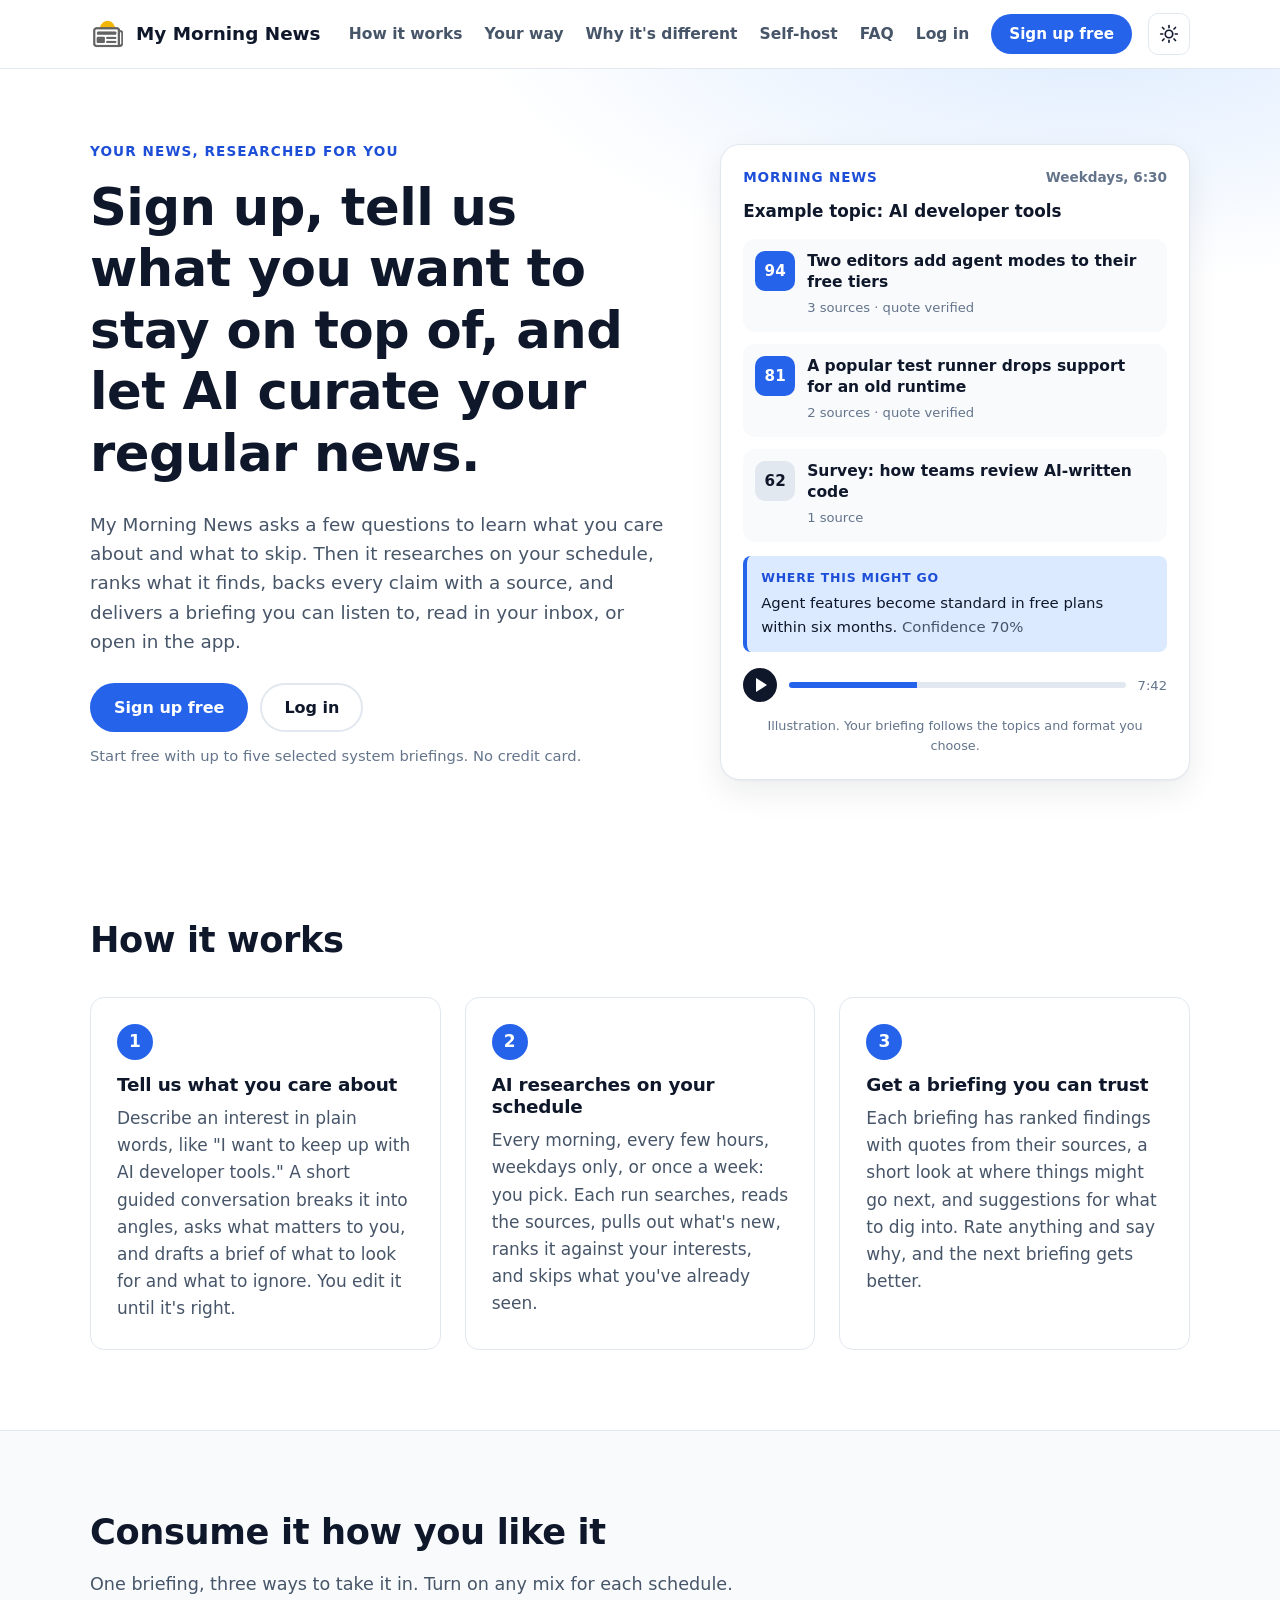
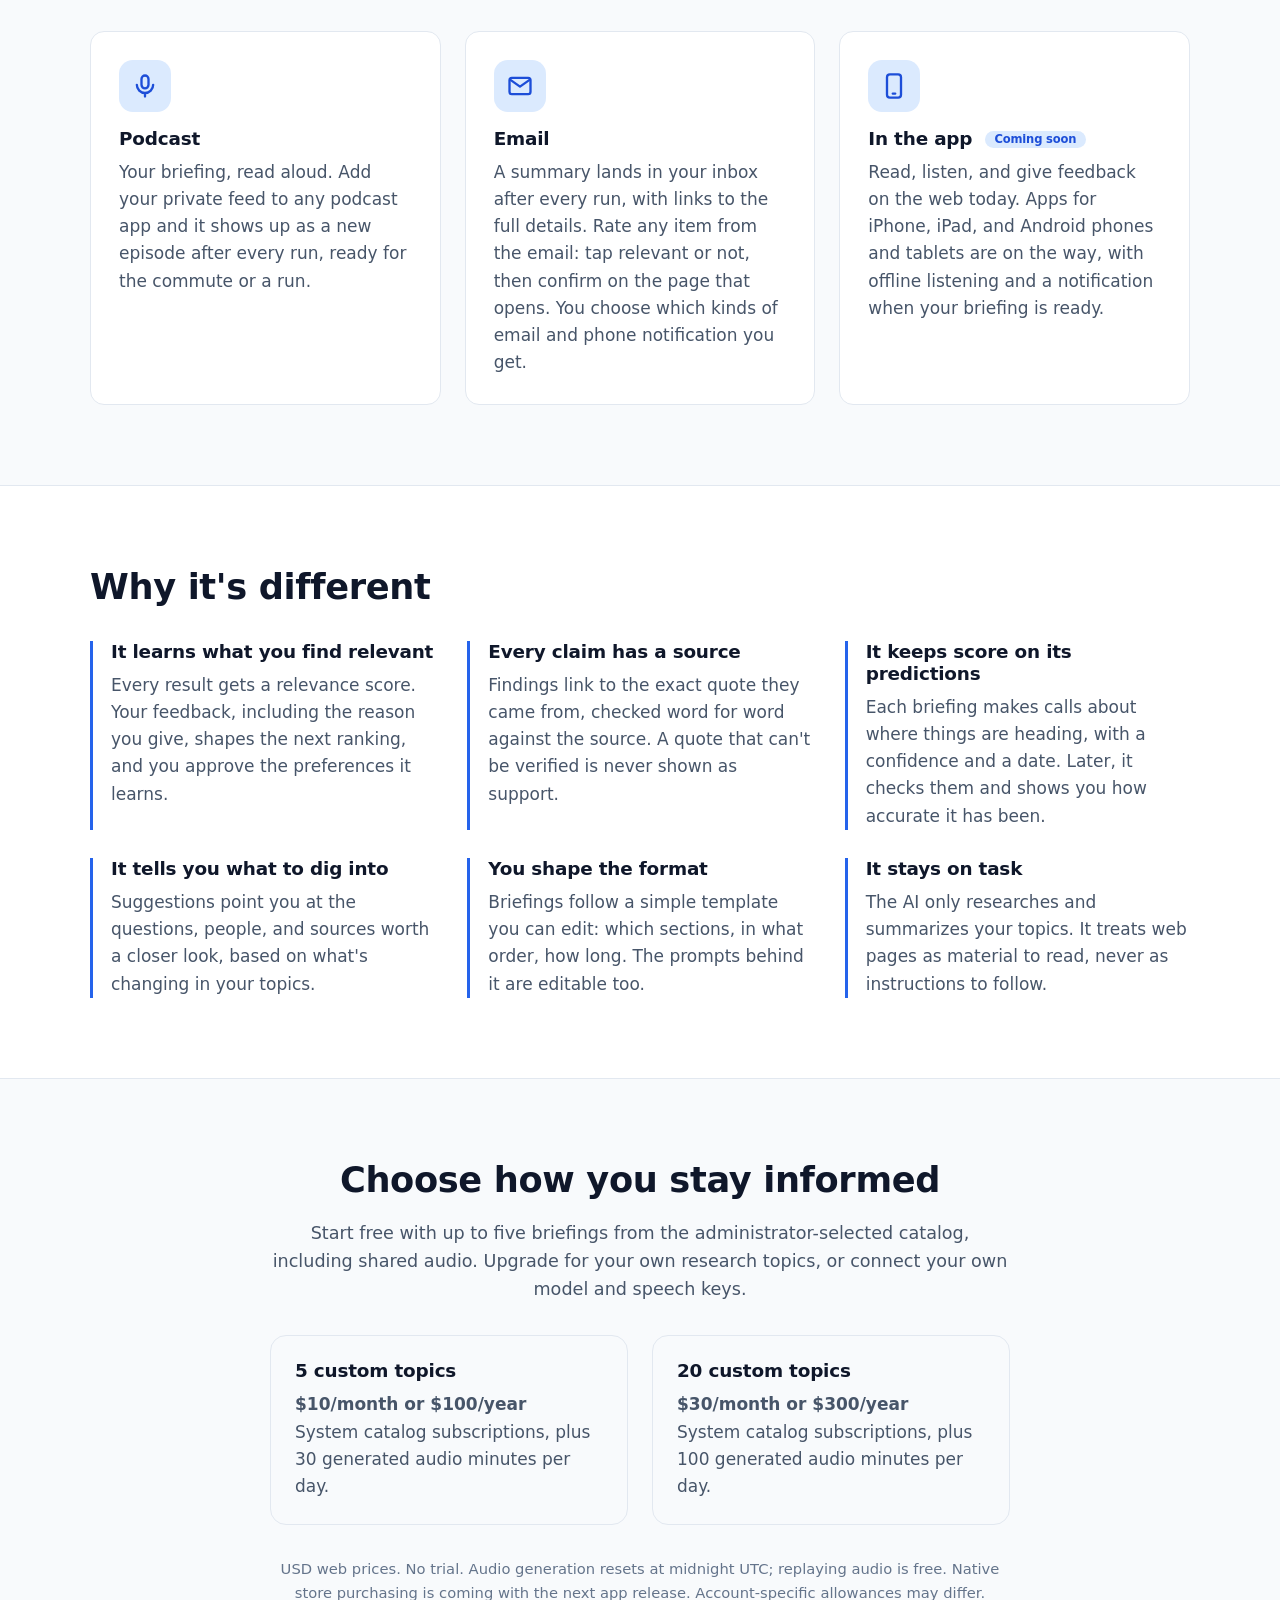
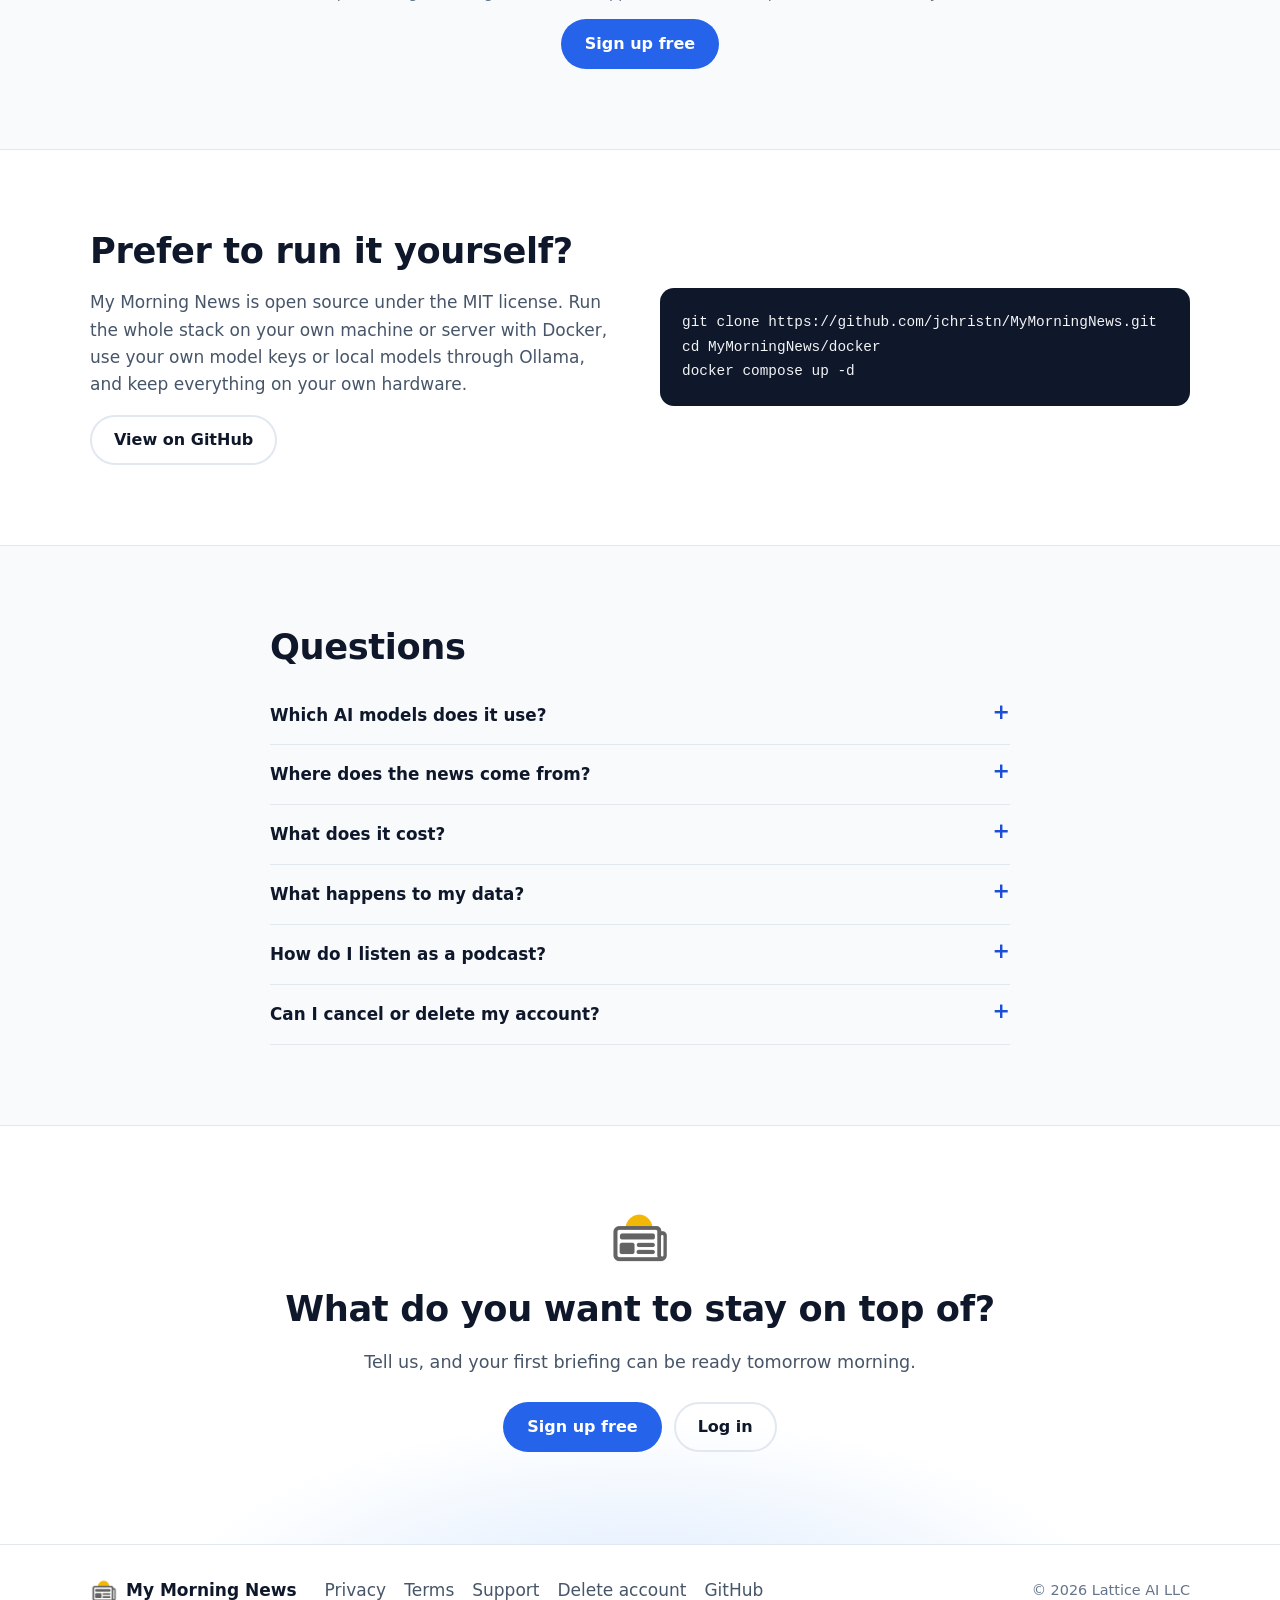
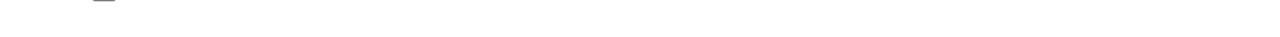
<file: index.html>
<!doctype html>
<html lang="en">
<head>
  <meta charset="utf-8">
  <meta name="viewport" content="width=device-width, initial-scale=1">
  <title>My Morning News: AI-curated news on the topics you follow</title>
  <meta name="description" content="Sign up, tell us what you want to stay on top of, and let AI curate your regular news. Listen as a podcast, read it in your inbox, or open it in the app.">
  <meta name="theme-color" content="#2563eb">
  <link rel="canonical" href="https://mymorningnews.ai/">
  <link rel="icon" href="assets/favicon.ico" sizes="any">
  <link rel="icon" type="image/png" sizes="192x192" href="assets/icon-192.png">
  <link rel="apple-touch-icon" href="assets/apple-touch-icon.png">
  <meta property="og:type" content="website">
  <meta property="og:site_name" content="My Morning News">
  <meta property="og:title" content="My Morning News">
  <meta property="og:description" content="Tell us what you want to stay on top of. AI researches it on your schedule and delivers a ranked briefing with sources, as a podcast, an email, or in the app.">
  <meta property="og:url" content="https://mymorningnews.ai/">
  <meta property="og:image" content="https://mymorningnews.ai/assets/og-image.png">
  <meta name="twitter:card" content="summary_large_image">
  <meta name="twitter:title" content="My Morning News">
  <meta name="twitter:description" content="AI-curated news on the topics you follow. Podcast, email, or app.">
  <meta name="twitter:image" content="https://mymorningnews.ai/assets/og-image.png">
  <link rel="stylesheet" href="styles.css">
  <script>
    (function () {
      try {
        var t = localStorage.getItem('mmn-theme');
        if (t === 'light' || t === 'dark') document.documentElement.setAttribute('data-theme', t);
      } catch (e) { /* storage unavailable */ }
    })();
  </script>
</head>
<body>
  <a class="skip-link" href="#main">Skip to content</a>

  <header class="site-header">
    <div class="container header-inner">
      <a class="brand" href="/" aria-label="My Morning News home">
        <img src="assets/glyph.png" alt="" width="36" height="36">
        <span>My Morning News</span>
      </a>
      <nav class="site-nav" id="site-nav" aria-label="Main">
        <a href="#how">How it works</a>
        <a href="#your-way">Your way</a>
        <a href="#features">Why it's different</a>
        <a href="#self-host">Self-host</a>
        <a href="#faq">FAQ</a>
        <a class="nav-login" href="https://app.mymorningnews.ai/login">Log in</a>
        <a class="btn btn-primary btn-small" href="https://app.mymorningnews.ai/signup">Sign up free</a>
      </nav>
      <div class="header-actions">
        <button class="icon-btn" id="theme-toggle" type="button" aria-label="Switch color theme">
          <svg class="icon-sun" viewBox="0 0 24 24" aria-hidden="true"><circle cx="12" cy="12" r="4.5"/><path d="M12 2v2.5M12 19.5V22M4.2 4.2l1.8 1.8M18 18l1.8 1.8M2 12h2.5M19.5 12H22M4.2 19.8 6 18M18 6l1.8-1.8"/></svg>
          <svg class="icon-moon" viewBox="0 0 24 24" aria-hidden="true"><path d="M20 14.5A8.5 8.5 0 0 1 9.5 4a8.5 8.5 0 1 0 10.5 10.5Z"/></svg>
        </button>
        <button class="icon-btn menu-toggle" id="menu-toggle" type="button" aria-label="Open menu" aria-expanded="false" aria-controls="site-nav">
          <svg viewBox="0 0 24 24" aria-hidden="true"><path d="M4 7h16M4 12h16M4 17h16"/></svg>
        </button>
      </div>
    </div>
  </header>

  <main id="main">
    <section class="hero">
      <div class="container hero-inner">
        <div class="hero-copy">
          <p class="eyebrow">Your news, researched for you</p>
          <h1>Sign up, tell us what you want to stay on top of, and let AI curate your regular news.</h1>
          <p class="lede">My Morning News asks a few questions to learn what you care about and what to skip. Then it researches on your schedule, ranks what it finds, backs every claim with a source, and delivers a briefing you can listen to, read in your inbox, or open in the app.</p>
          <div class="cta-row">
            <a class="btn btn-primary" href="https://app.mymorningnews.ai/signup">Sign up free</a>
            <a class="btn btn-ghost" href="https://app.mymorningnews.ai/login">Log in</a>
          </div>
          <p class="fine-print">Start free with up to five selected system briefings. No credit card.</p>
        </div>

        <figure class="briefing-card" aria-label="Illustration of a briefing">
          <div class="card-top">
            <span class="card-edition">Morning News</span>
            <span class="card-time">Weekdays, 6:30</span>
          </div>
          <p class="card-topic">Example topic: AI developer tools</p>
          <ol class="card-items">
            <li>
              <span class="score" aria-label="Relevance 94">94</span>
              <div>
                <strong>Two editors add agent modes to their free tiers</strong>
                <span class="meta">3 sources &middot; quote verified</span>
              </div>
            </li>
            <li>
              <span class="score" aria-label="Relevance 81">81</span>
              <div>
                <strong>A popular test runner drops support for an old runtime</strong>
                <span class="meta">2 sources &middot; quote verified</span>
              </div>
            </li>
            <li>
              <span class="score score-low" aria-label="Relevance 62">62</span>
              <div>
                <strong>Survey: how teams review AI-written code</strong>
                <span class="meta">1 source</span>
              </div>
            </li>
          </ol>
          <div class="card-forecast">
            <span class="label">Where this might go</span>
            <p>Agent features become standard in free plans within six months. <em>Confidence 70%</em></p>
          </div>
          <div class="card-player" aria-hidden="true">
            <span class="play"></span>
            <span class="bar"><span class="fill"></span></span>
            <span class="len">7:42</span>
          </div>
          <figcaption>Illustration. Your briefing follows the topics and format you choose.</figcaption>
        </figure>
      </div>
    </section>

    <section class="section" id="how">
      <div class="container">
        <h2>How it works</h2>
        <ol class="steps">
          <li>
            <span class="step-num">1</span>
            <h3>Tell us what you care about</h3>
            <p>Describe an interest in plain words, like "I want to keep up with AI developer tools." A short guided conversation breaks it into angles, asks what matters to you, and drafts a brief of what to look for and what to ignore. You edit it until it's right.</p>
          </li>
          <li>
            <span class="step-num">2</span>
            <h3>AI researches on your schedule</h3>
            <p>Every morning, every few hours, weekdays only, or once a week: you pick. Each run searches, reads the sources, pulls out what's new, ranks it against your interests, and skips what you've already seen.</p>
          </li>
          <li>
            <span class="step-num">3</span>
            <h3>Get a briefing you can trust</h3>
            <p>Each briefing has ranked findings with quotes from their sources, a short look at where things might go next, and suggestions for what to dig into. Rate anything and say why, and the next briefing gets better.</p>
          </li>
        </ol>
      </div>
    </section>

    <section class="section section-alt" id="your-way">
      <div class="container">
        <h2>Consume it how you like it</h2>
        <p class="section-lede">One briefing, three ways to take it in. Turn on any mix for each schedule.</p>
        <div class="channels">
          <article class="channel">
            <div class="channel-icon" aria-hidden="true">
              <svg viewBox="0 0 24 24"><rect x="9" y="3" width="6" height="11" rx="3"/><path d="M5 11a7 7 0 0 0 14 0M12 18v3"/></svg>
            </div>
            <h3>Podcast</h3>
            <p>Your briefing, read aloud. Add your private feed to any podcast app and it shows up as a new episode after every run, ready for the commute or a run.</p>
          </article>
          <article class="channel">
            <div class="channel-icon" aria-hidden="true">
              <svg viewBox="0 0 24 24"><rect x="3" y="5" width="18" height="14" rx="2"/><path d="m3.5 6.5 8.5 6 8.5-6"/></svg>
            </div>
            <h3>Email</h3>
            <p>A summary lands in your inbox after every run, with links to the full details. Rate any item from the email: tap relevant or not, then confirm on the page that opens. You choose which kinds of email and phone notification you get.</p>
          </article>
          <article class="channel">
            <div class="channel-icon" aria-hidden="true">
              <svg viewBox="0 0 24 24"><rect x="6" y="2" width="12" height="20" rx="2.5"/><path d="M11 18.5h2"/></svg>
            </div>
            <h3>In the app <span class="badge">Coming soon</span></h3>
            <p>Read, listen, and give feedback on the web today. Apps for iPhone, iPad, and Android phones and tablets are on the way, with offline listening and a notification when your briefing is ready.</p>
          </article>
        </div>
      </div>
    </section>

    <section class="section" id="features">
      <div class="container">
        <h2>Why it's different</h2>
        <div class="features">
          <div class="feature">
            <h3>It learns what you find relevant</h3>
            <p>Every result gets a relevance score. Your feedback, including the reason you give, shapes the next ranking, and you approve the preferences it learns.</p>
          </div>
          <div class="feature">
            <h3>Every claim has a source</h3>
            <p>Findings link to the exact quote they came from, checked word for word against the source. A quote that can't be verified is never shown as support.</p>
          </div>
          <div class="feature">
            <h3>It keeps score on its predictions</h3>
            <p>Each briefing makes calls about where things are heading, with a confidence and a date. Later, it checks them and shows you how accurate it has been.</p>
          </div>
          <div class="feature">
            <h3>It tells you what to dig into</h3>
            <p>Suggestions point you at the questions, people, and sources worth a closer look, based on what's changing in your topics.</p>
          </div>
          <div class="feature">
            <h3>You shape the format</h3>
            <p>Briefings follow a simple template you can edit: which sections, in what order, how long. The prompts behind it are editable too.</p>
          </div>
          <div class="feature">
            <h3>It stays on task</h3>
            <p>The AI only researches and summarizes your topics. It treats web pages as material to read, never as instructions to follow.</p>
          </div>
        </div>
      </div>
    </section>

    <section class="section section-alt" id="pricing">
      <div class="container narrow center">
        <h2>Choose how you stay informed</h2>
        <p class="section-lede">Start free with up to five briefings from the administrator-selected catalog, including shared audio. Upgrade for your own research topics, or connect your own model and speech keys.</p>
        <div class="feature-grid">
          <div class="feature"><h3>5 custom topics</h3><p><strong>$10/month or $100/year</strong></p><p>System catalog subscriptions, plus 30 generated audio minutes per day.</p></div>
          <div class="feature"><h3>20 custom topics</h3><p><strong>$30/month or $300/year</strong></p><p>System catalog subscriptions, plus 100 generated audio minutes per day.</p></div>
        </div>
        <p class="fine-print">USD web prices. No trial. Audio generation resets at midnight UTC; replaying audio is free. Native store purchasing is coming with the next app release. Account-specific allowances may differ.</p>
        <a class="btn btn-primary" href="https://app.mymorningnews.ai/signup">Sign up free</a>
      </div>
    </section>

    <section class="section" id="self-host">
      <div class="container self-host">
        <div>
          <h2>Prefer to run it yourself?</h2>
          <p>My Morning News is open source under the MIT license. Run the whole stack on your own machine or server with Docker, use your own model keys or local models through Ollama, and keep everything on your own hardware.</p>
          <a class="btn btn-ghost" href="https://github.com/jchristn/MyMorningNews">View on GitHub</a>
        </div>
        <pre class="code" tabindex="0" aria-label="Docker quick start"><code>git clone https://github.com/jchristn/MyMorningNews.git
cd MyMorningNews/docker
docker compose up -d</code></pre>
      </div>
    </section>

    <section class="section section-alt" id="faq">
      <div class="container narrow">
        <h2>Questions</h2>
        <details>
          <summary>Which AI models does it use?</summary>
          <p>The hosted service uses Anthropic's Claude models for research and writing. If you self-host, you can assign any task to Anthropic, OpenAI, Gemini, an OpenAI-compatible server, or a local model through Ollama.</p>
        </details>
        <details>
          <summary>Where does the news come from?</summary>
          <p>Each run searches the web and any sources you add, such as specific sites, RSS feeds, Hacker News, and arXiv. It reads the pages, respects sites that ask not to be crawled, and keeps a link and a quote for every finding.</p>
        </details>
        <details>
          <summary>What does it cost?</summary>
          <p>The selected system catalog is free for up to five subscriptions. Paid plans start at $10/month or $100/year for five custom topics and 30 generated audio minutes a day. The 20-topic plan is $30/month or $300/year with 100 audio minutes a day. There is no trial. With your own API keys, custom topics are unlimited and your providers bill you directly. Self-hosting is also unlimited.</p>
        </details>
        <details>
          <summary>What happens to my data?</summary>
          <p>Your topics, briefings, and feedback are used to run the service for you, and that's it. There's no advertising and no tracking. You can export your data or delete your account at any time. See the <a href="privacy.html">privacy policy</a>.</p>
        </details>
        <details>
          <summary>How do I listen as a podcast?</summary>
          <p>In your account, turn on audio for a schedule and copy your private feed link into Apple Podcasts, Overcast, Pocket Casts, or any app that accepts a feed URL. New briefings appear as episodes.</p>
        </details>
        <details>
          <summary>Can I cancel or delete my account?</summary>
          <p>Yes. Delete your account from Account settings in the web app or the mobile app, or follow the steps on the <a href="delete-account.html">delete account</a> page.</p>
        </details>
      </div>
    </section>

    <section class="cta-band">
      <div class="container cta-inner">
        <img src="assets/glyph.png" alt="" width="64" height="64">
        <h2>What do you want to stay on top of?</h2>
        <p>Tell us, and your first briefing can be ready tomorrow morning.</p>
        <div class="cta-row center">
          <a class="btn btn-primary" href="https://app.mymorningnews.ai/signup">Sign up free</a>
          <a class="btn btn-ghost" href="https://app.mymorningnews.ai/login">Log in</a>
        </div>
      </div>
    </section>
  </main>

  <footer class="site-footer">
    <div class="container footer-inner">
      <div class="footer-brand">
        <img src="assets/glyph.png" alt="" width="28" height="28">
        <span>My Morning News</span>
      </div>
      <nav class="footer-links" aria-label="Footer">
        <a href="privacy.html">Privacy</a>
        <a href="terms.html">Terms</a>
        <a href="support.html">Support</a>
        <a href="delete-account.html">Delete account</a>
        <a href="https://github.com/jchristn/MyMorningNews">GitHub</a>
      </nav>
      <p class="copyright">&copy; 2026 Lattice AI LLC</p>
    </div>
  </footer>

  <script src="script.js"></script>
</body>
</html>
</file>
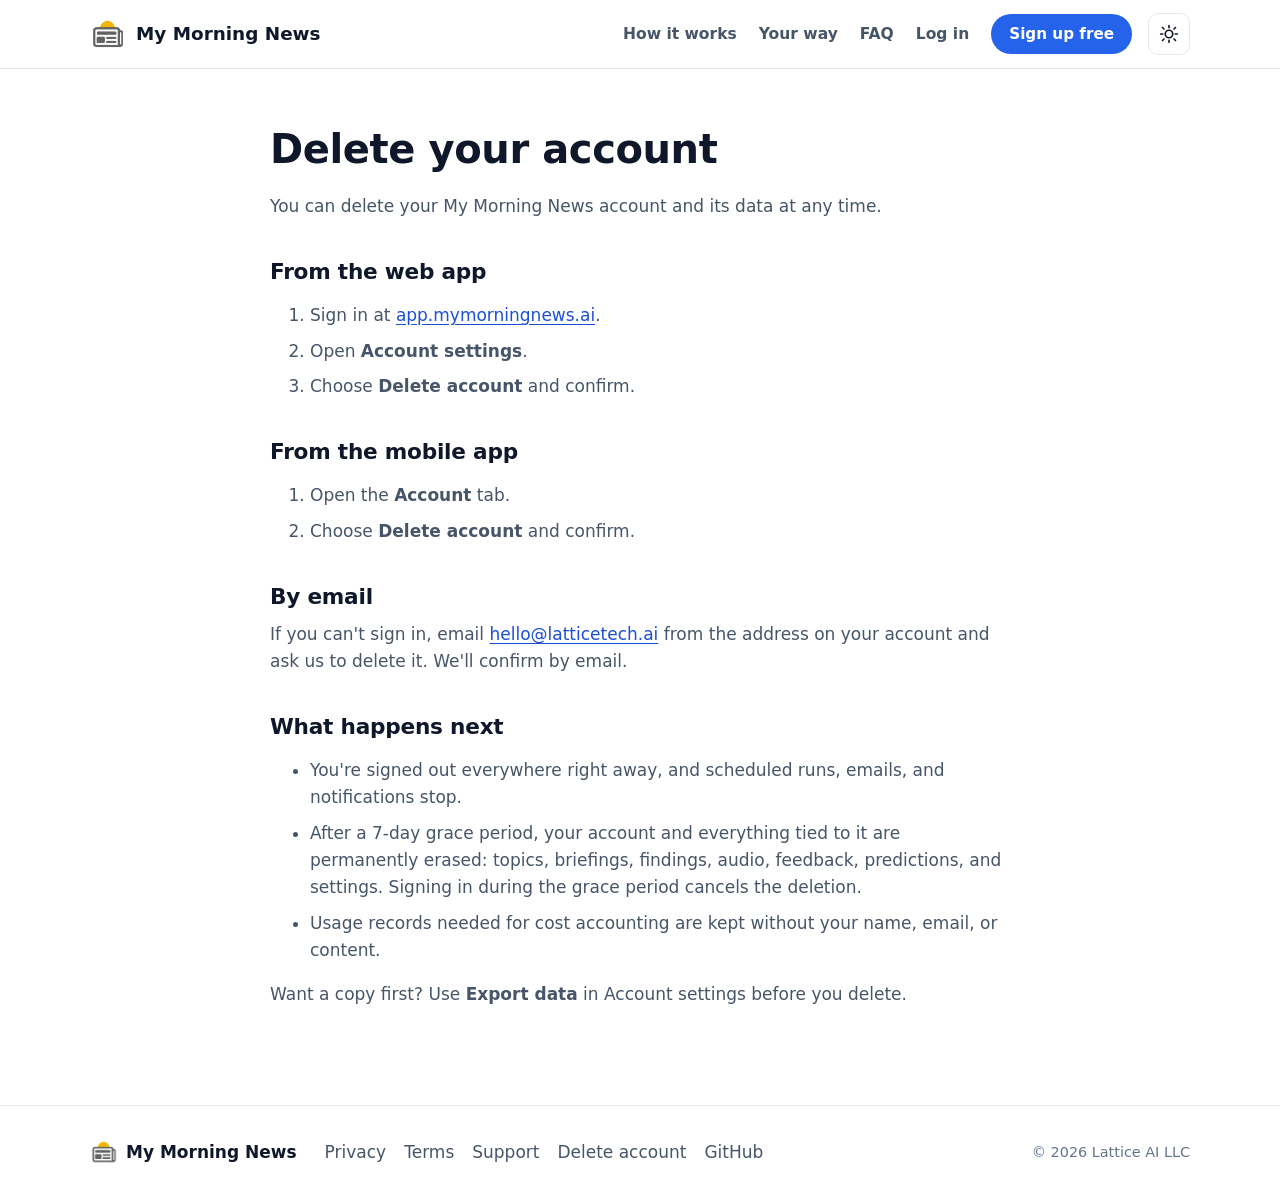
<file: delete-account.html>
<!doctype html>
<html lang="en">
<head>
  <meta charset="utf-8">
  <meta name="viewport" content="width=device-width, initial-scale=1">
  <title>Delete your account | My Morning News</title>
  <meta name="description" content="How to delete your My Morning News account and data.">
  <meta name="theme-color" content="#2563eb">
  <link rel="canonical" href="https://mymorningnews.ai/delete-account.html">
  <link rel="icon" href="/assets/favicon.ico" sizes="any">
  <link rel="apple-touch-icon" href="/assets/apple-touch-icon.png">
  <link rel="stylesheet" href="/styles.css">
  <script>
    (function () {
      try {
        var t = localStorage.getItem('mmn-theme');
        if (t === 'light' || t === 'dark') document.documentElement.setAttribute('data-theme', t);
      } catch (e) { /* storage unavailable */ }
    })();
  </script>
</head>
<body>
  <a class="skip-link" href="#main">Skip to content</a>
  <header class="site-header">
    <div class="container header-inner">
      <a class="brand" href="/" aria-label="My Morning News home">
        <img src="/assets/glyph.png" alt="" width="36" height="36">
        <span>My Morning News</span>
      </a>
      <nav class="site-nav" id="site-nav" aria-label="Main">
        <a href="/#how">How it works</a>
        <a href="/#your-way">Your way</a>
        <a href="/#faq">FAQ</a>
        <a class="nav-login" href="https://app.mymorningnews.ai/login">Log in</a>
        <a class="btn btn-primary btn-small" href="https://app.mymorningnews.ai/signup">Sign up free</a>
      </nav>
      <div class="header-actions">
        <button class="icon-btn" id="theme-toggle" type="button" aria-label="Switch color theme">
          <svg class="icon-sun" viewBox="0 0 24 24" aria-hidden="true"><circle cx="12" cy="12" r="4.5"/><path d="M12 2v2.5M12 19.5V22M4.2 4.2l1.8 1.8M18 18l1.8 1.8M2 12h2.5M19.5 12H22M4.2 19.8 6 18M18 6l1.8-1.8"/></svg>
          <svg class="icon-moon" viewBox="0 0 24 24" aria-hidden="true"><path d="M20 14.5A8.5 8.5 0 0 1 9.5 4a8.5 8.5 0 1 0 10.5 10.5Z"/></svg>
        </button>
        <button class="icon-btn menu-toggle" id="menu-toggle" type="button" aria-label="Open menu" aria-expanded="false" aria-controls="site-nav">
          <svg viewBox="0 0 24 24" aria-hidden="true"><path d="M4 7h16M4 12h16M4 17h16"/></svg>
        </button>
      </div>
    </div>
  </header>
  <main id="main" class="doc">
    <div class="container narrow">
      <h1>Delete your account</h1>
      <p>You can delete your My Morning News account and its data at any time.</p>

      <h2>From the web app</h2>
      <ol>
        <li>Sign in at <a href="https://app.mymorningnews.ai/login">app.mymorningnews.ai</a>.</li>
        <li>Open <strong>Account settings</strong>.</li>
        <li>Choose <strong>Delete account</strong> and confirm.</li>
      </ol>

      <h2>From the mobile app</h2>
      <ol>
        <li>Open the <strong>Account</strong> tab.</li>
        <li>Choose <strong>Delete account</strong> and confirm.</li>
      </ol>

      <h2>By email</h2>
      <p>If you can't sign in, email <a href="mailto:hello@latticetech.ai?subject=Delete%20my%20account">hello@latticetech.ai</a> from the address on your account and ask us to delete it. We'll confirm by email.</p>

      <h2>What happens next</h2>
      <ul>
        <li>You're signed out everywhere right away, and scheduled runs, emails, and notifications stop.</li>
        <li>After a 7-day grace period, your account and everything tied to it are permanently erased: topics, briefings, findings, audio, feedback, predictions, and settings. Signing in during the grace period cancels the deletion.</li>
        <li>Usage records needed for cost accounting are kept without your name, email, or content.</li>
      </ul>
      <p>Want a copy first? Use <strong>Export data</strong> in Account settings before you delete.</p>
    </div>
  </main>
  <footer class="site-footer">
    <div class="container footer-inner">
      <div class="footer-brand">
        <img src="/assets/glyph.png" alt="" width="28" height="28">
        <span>My Morning News</span>
      </div>
      <nav class="footer-links" aria-label="Footer">
        <a href="/privacy.html">Privacy</a>
        <a href="/terms.html">Terms</a>
        <a href="/support.html">Support</a>
        <a href="/delete-account.html">Delete account</a>
        <a href="https://github.com/jchristn/MyMorningNews">GitHub</a>
      </nav>
      <p class="copyright">&copy; 2026 Lattice AI LLC</p>
    </div>
  </footer>
  <script src="/script.js"></script>
</body>
</html>
</file>
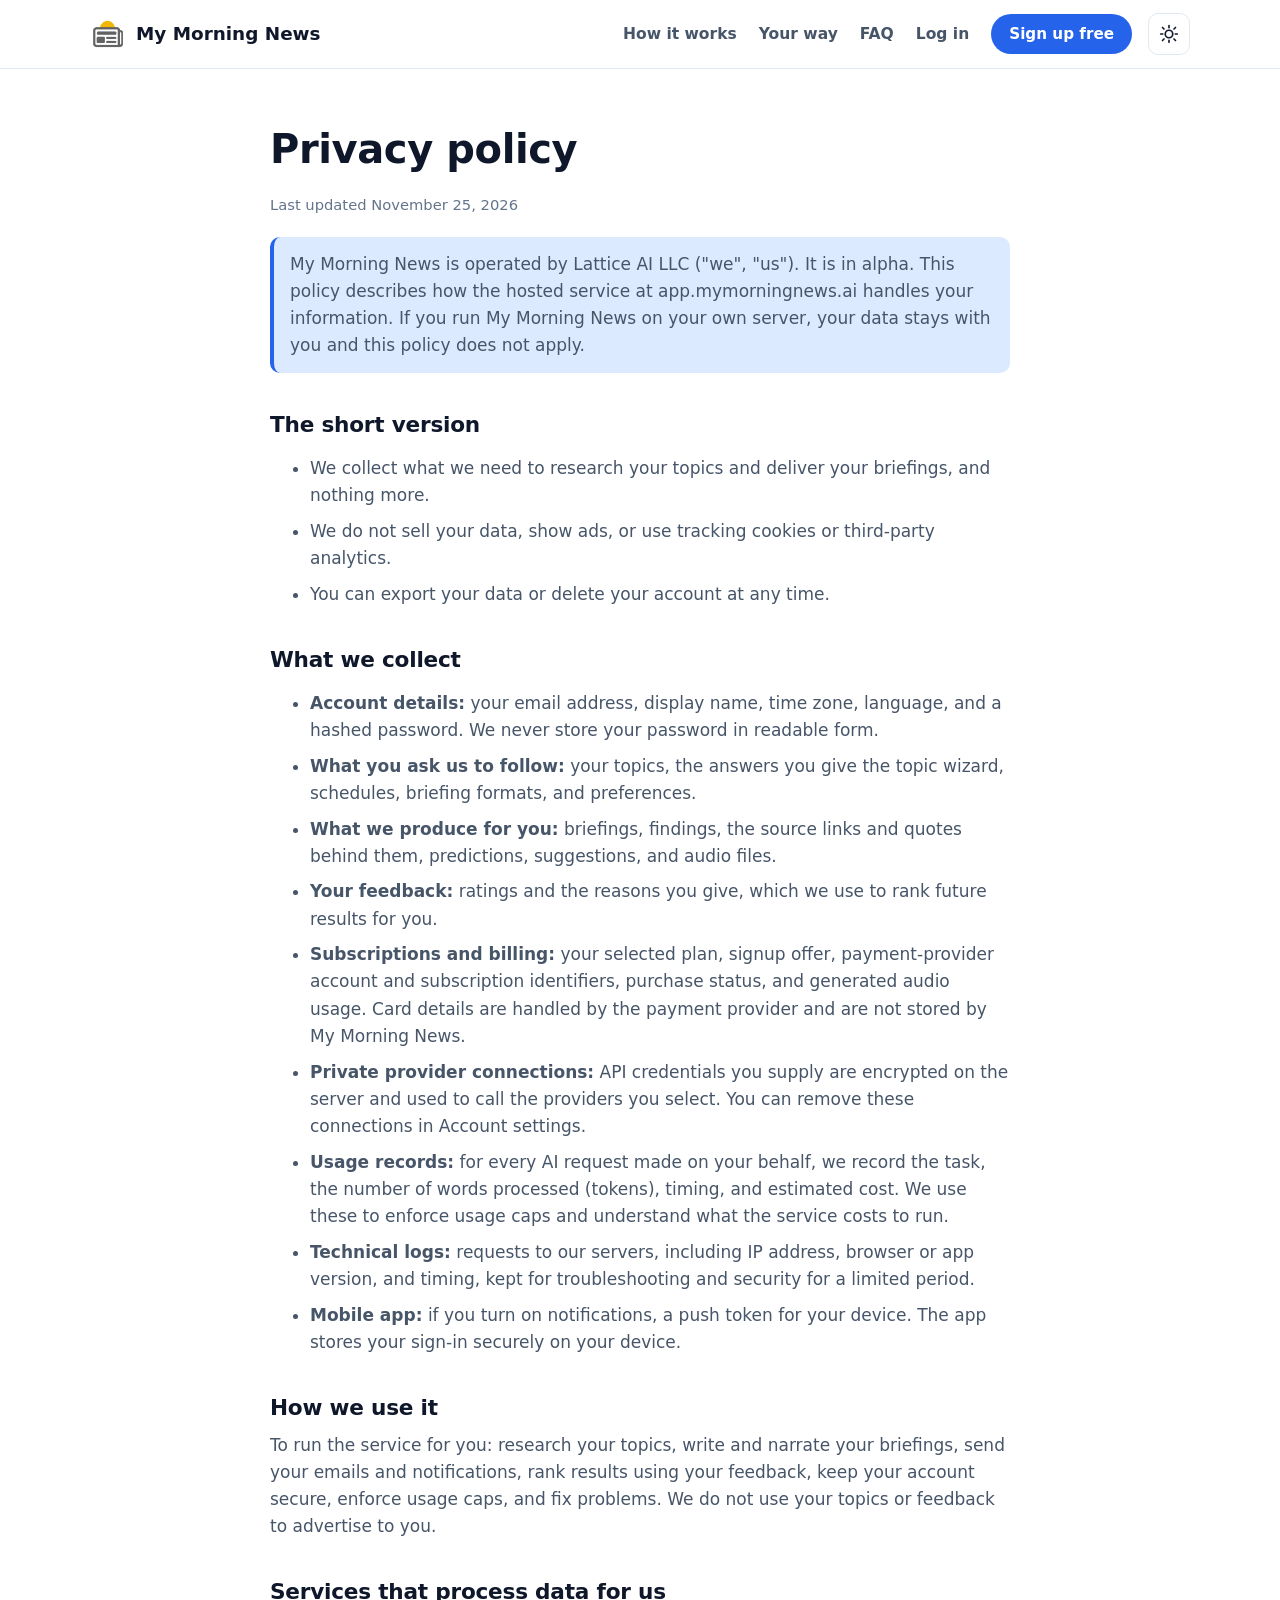
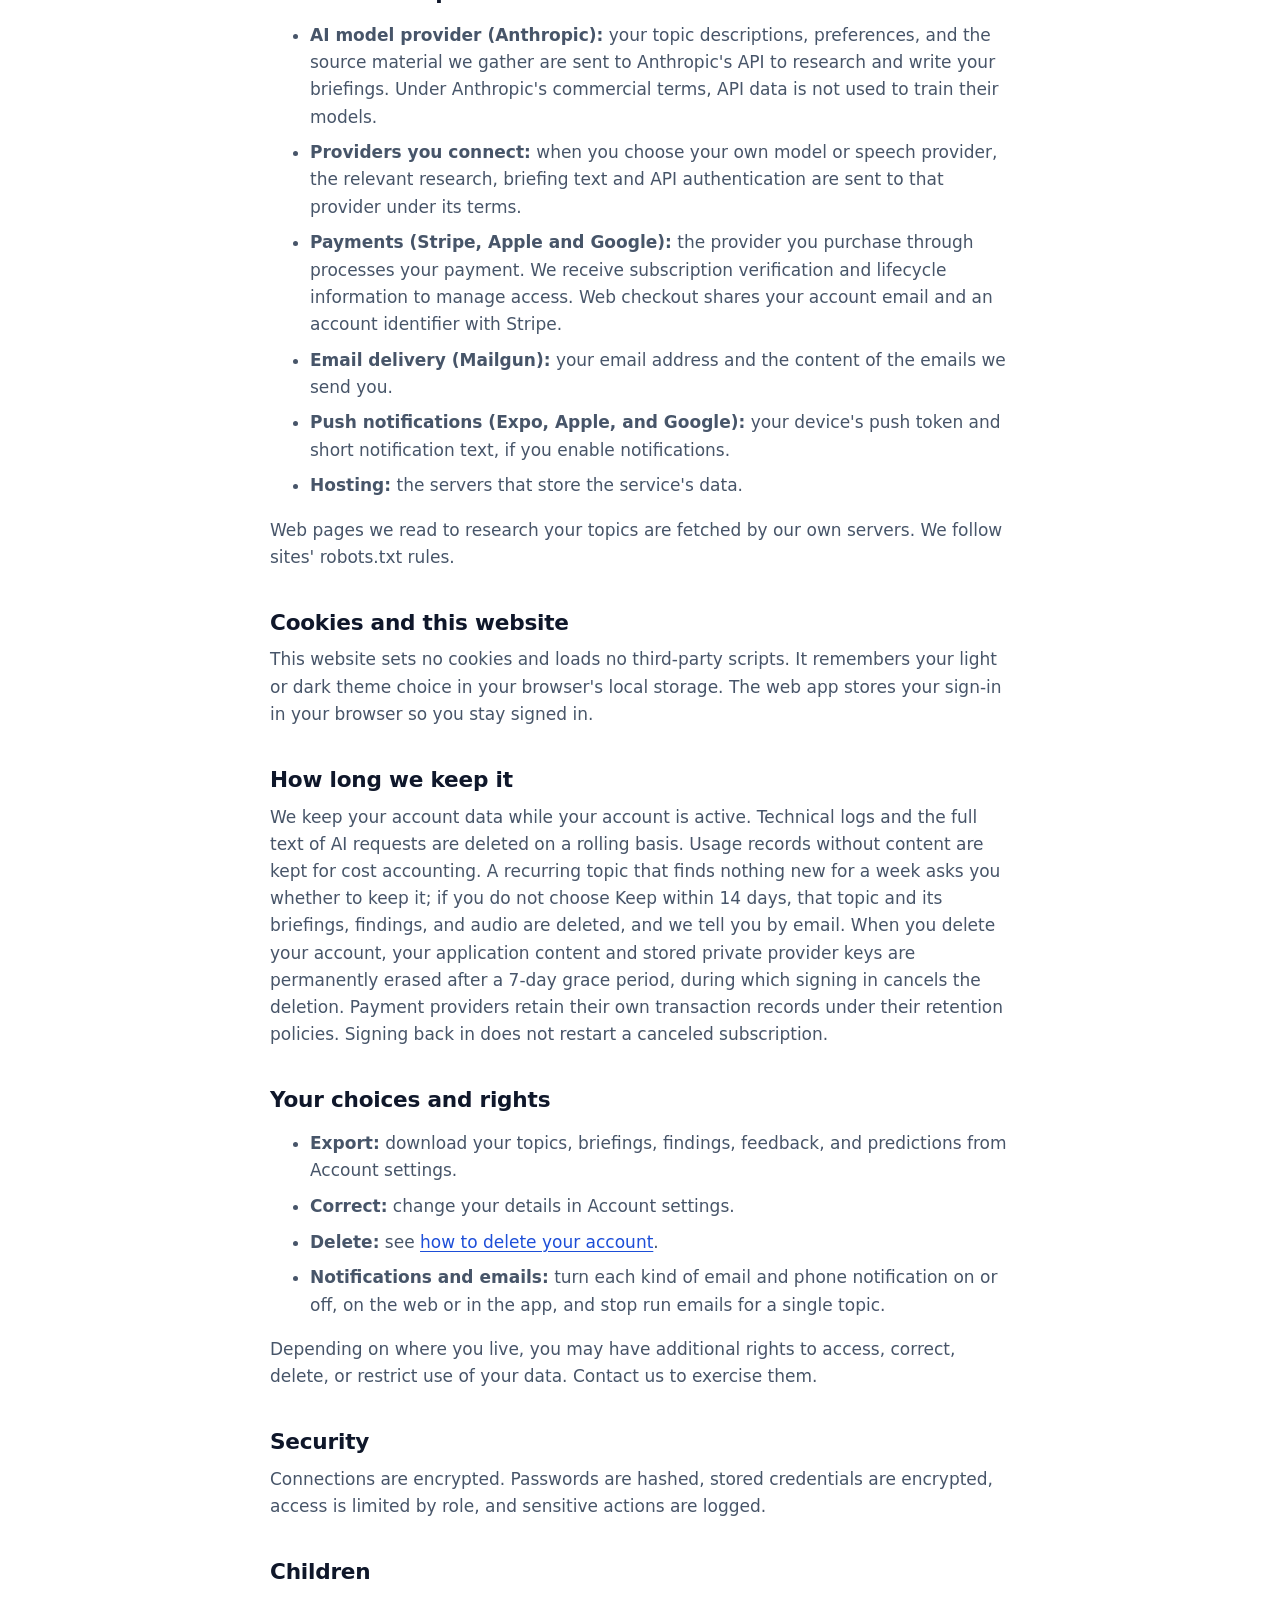
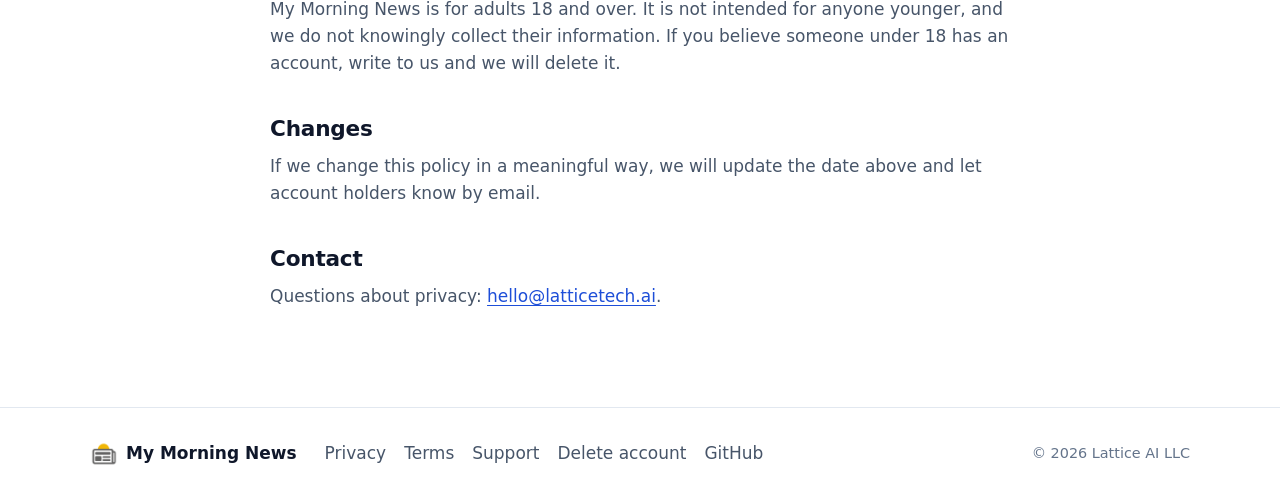
<file: privacy.html>
<!doctype html>
<html lang="en">
<head>
  <meta charset="utf-8">
  <meta name="viewport" content="width=device-width, initial-scale=1">
  <title>Privacy policy | My Morning News</title>
  <meta name="description" content="How My Morning News collects, uses, and protects your information.">
  <meta name="theme-color" content="#2563eb">
  <link rel="canonical" href="https://mymorningnews.ai/privacy.html">
  <link rel="icon" href="/assets/favicon.ico" sizes="any">
  <link rel="apple-touch-icon" href="/assets/apple-touch-icon.png">
  <link rel="stylesheet" href="/styles.css">
  <script>
    (function () {
      try {
        var t = localStorage.getItem('mmn-theme');
        if (t === 'light' || t === 'dark') document.documentElement.setAttribute('data-theme', t);
      } catch (e) { /* storage unavailable */ }
    })();
  </script>
</head>
<body>
  <a class="skip-link" href="#main">Skip to content</a>
  <header class="site-header">
    <div class="container header-inner">
      <a class="brand" href="/" aria-label="My Morning News home">
        <img src="/assets/glyph.png" alt="" width="36" height="36">
        <span>My Morning News</span>
      </a>
      <nav class="site-nav" id="site-nav" aria-label="Main">
        <a href="/#how">How it works</a>
        <a href="/#your-way">Your way</a>
        <a href="/#faq">FAQ</a>
        <a class="nav-login" href="https://app.mymorningnews.ai/login">Log in</a>
        <a class="btn btn-primary btn-small" href="https://app.mymorningnews.ai/signup">Sign up free</a>
      </nav>
      <div class="header-actions">
        <button class="icon-btn" id="theme-toggle" type="button" aria-label="Switch color theme">
          <svg class="icon-sun" viewBox="0 0 24 24" aria-hidden="true"><circle cx="12" cy="12" r="4.5"/><path d="M12 2v2.5M12 19.5V22M4.2 4.2l1.8 1.8M18 18l1.8 1.8M2 12h2.5M19.5 12H22M4.2 19.8 6 18M18 6l1.8-1.8"/></svg>
          <svg class="icon-moon" viewBox="0 0 24 24" aria-hidden="true"><path d="M20 14.5A8.5 8.5 0 0 1 9.5 4a8.5 8.5 0 1 0 10.5 10.5Z"/></svg>
        </button>
        <button class="icon-btn menu-toggle" id="menu-toggle" type="button" aria-label="Open menu" aria-expanded="false" aria-controls="site-nav">
          <svg viewBox="0 0 24 24" aria-hidden="true"><path d="M4 7h16M4 12h16M4 17h16"/></svg>
        </button>
      </div>
    </div>
  </header>
  <main id="main" class="doc">
    <div class="container narrow">
      <h1>Privacy policy</h1>
      <p class="updated">Last updated November 25, 2026</p>
      <p class="notice">My Morning News is operated by Lattice AI LLC ("we", "us"). It is in alpha. This policy describes how the hosted service at app.mymorningnews.ai handles your information. If you run My Morning News on your own server, your data stays with you and this policy does not apply.</p>

      <h2>The short version</h2>
      <ul>
        <li>We collect what we need to research your topics and deliver your briefings, and nothing more.</li>
        <li>We do not sell your data, show ads, or use tracking cookies or third-party analytics.</li>
        <li>You can export your data or delete your account at any time.</li>
      </ul>

      <h2>What we collect</h2>
      <ul>
        <li><strong>Account details:</strong> your email address, display name, time zone, language, and a hashed password. We never store your password in readable form.</li>
        <li><strong>What you ask us to follow:</strong> your topics, the answers you give the topic wizard, schedules, briefing formats, and preferences.</li>
        <li><strong>What we produce for you:</strong> briefings, findings, the source links and quotes behind them, predictions, suggestions, and audio files.</li>
        <li><strong>Your feedback:</strong> ratings and the reasons you give, which we use to rank future results for you.</li>
        <li><strong>Subscriptions and billing:</strong> your selected plan, signup offer, payment-provider account and subscription identifiers, purchase status, and generated audio usage. Card details are handled by the payment provider and are not stored by My Morning News.</li>
        <li><strong>Private provider connections:</strong> API credentials you supply are encrypted on the server and used to call the providers you select. You can remove these connections in Account settings.</li>
        <li><strong>Usage records:</strong> for every AI request made on your behalf, we record the task, the number of words processed (tokens), timing, and estimated cost. We use these to enforce usage caps and understand what the service costs to run.</li>
        <li><strong>Technical logs:</strong> requests to our servers, including IP address, browser or app version, and timing, kept for troubleshooting and security for a limited period.</li>
        <li><strong>Mobile app:</strong> if you turn on notifications, a push token for your device. The app stores your sign-in securely on your device.</li>
      </ul>

      <h2>How we use it</h2>
      <p>To run the service for you: research your topics, write and narrate your briefings, send your emails and notifications, rank results using your feedback, keep your account secure, enforce usage caps, and fix problems. We do not use your topics or feedback to advertise to you.</p>

      <h2>Services that process data for us</h2>
      <ul>
        <li><strong>AI model provider (Anthropic):</strong> your topic descriptions, preferences, and the source material we gather are sent to Anthropic's API to research and write your briefings. Under Anthropic's commercial terms, API data is not used to train their models.</li>
        <li><strong>Providers you connect:</strong> when you choose your own model or speech provider, the relevant research, briefing text and API authentication are sent to that provider under its terms.</li>
        <li><strong>Payments (Stripe, Apple and Google):</strong> the provider you purchase through processes your payment. We receive subscription verification and lifecycle information to manage access. Web checkout shares your account email and an account identifier with Stripe.</li>
        <li><strong>Email delivery (Mailgun):</strong> your email address and the content of the emails we send you.</li>
        <li><strong>Push notifications (Expo, Apple, and Google):</strong> your device's push token and short notification text, if you enable notifications.</li>
        <li><strong>Hosting:</strong> the servers that store the service's data.</li>
      </ul>
      <p>Web pages we read to research your topics are fetched by our own servers. We follow sites' robots.txt rules.</p>

      <h2>Cookies and this website</h2>
      <p>This website sets no cookies and loads no third-party scripts. It remembers your light or dark theme choice in your browser's local storage. The web app stores your sign-in in your browser so you stay signed in.</p>

      <h2>How long we keep it</h2>
      <p>We keep your account data while your account is active. Technical logs and the full text of AI requests are deleted on a rolling basis. Usage records without content are kept for cost accounting. A recurring topic that finds nothing new for a week asks you whether to keep it; if you do not choose Keep within 14 days, that topic and its briefings, findings, and audio are deleted, and we tell you by email. When you delete your account, your application content and stored private provider keys are permanently erased after a 7-day grace period, during which signing in cancels the deletion. Payment providers retain their own transaction records under their retention policies. Signing back in does not restart a canceled subscription.</p>

      <h2>Your choices and rights</h2>
      <ul>
        <li><strong>Export:</strong> download your topics, briefings, findings, feedback, and predictions from Account settings.</li>
        <li><strong>Correct:</strong> change your details in Account settings.</li>
        <li><strong>Delete:</strong> see <a href="/delete-account.html">how to delete your account</a>.</li>
        <li><strong>Notifications and emails:</strong> turn each kind of email and phone notification on or off, on the web or in the app, and stop run emails for a single topic.</li>
      </ul>
      <p>Depending on where you live, you may have additional rights to access, correct, delete, or restrict use of your data. Contact us to exercise them.</p>

      <h2>Security</h2>
      <p>Connections are encrypted. Passwords are hashed, stored credentials are encrypted, access is limited by role, and sensitive actions are logged.</p>

      <h2>Children</h2>
      <p>My Morning News is for adults 18 and over. It is not intended for anyone younger, and we do not knowingly collect their information. If you believe someone under 18 has an account, write to us and we will delete it.</p>

      <h2>Changes</h2>
      <p>If we change this policy in a meaningful way, we will update the date above and let account holders know by email.</p>

      <h2>Contact</h2>
      <p>Questions about privacy: <a href="mailto:hello@latticetech.ai">hello@latticetech.ai</a>.</p>
    </div>
  </main>
  <footer class="site-footer">
    <div class="container footer-inner">
      <div class="footer-brand">
        <img src="/assets/glyph.png" alt="" width="28" height="28">
        <span>My Morning News</span>
      </div>
      <nav class="footer-links" aria-label="Footer">
        <a href="/privacy.html">Privacy</a>
        <a href="/terms.html">Terms</a>
        <a href="/support.html">Support</a>
        <a href="/delete-account.html">Delete account</a>
        <a href="https://github.com/jchristn/MyMorningNews">GitHub</a>
      </nav>
      <p class="copyright">&copy; 2026 Lattice AI LLC</p>
    </div>
  </footer>
  <script src="/script.js"></script>
</body>
</html>
</file>
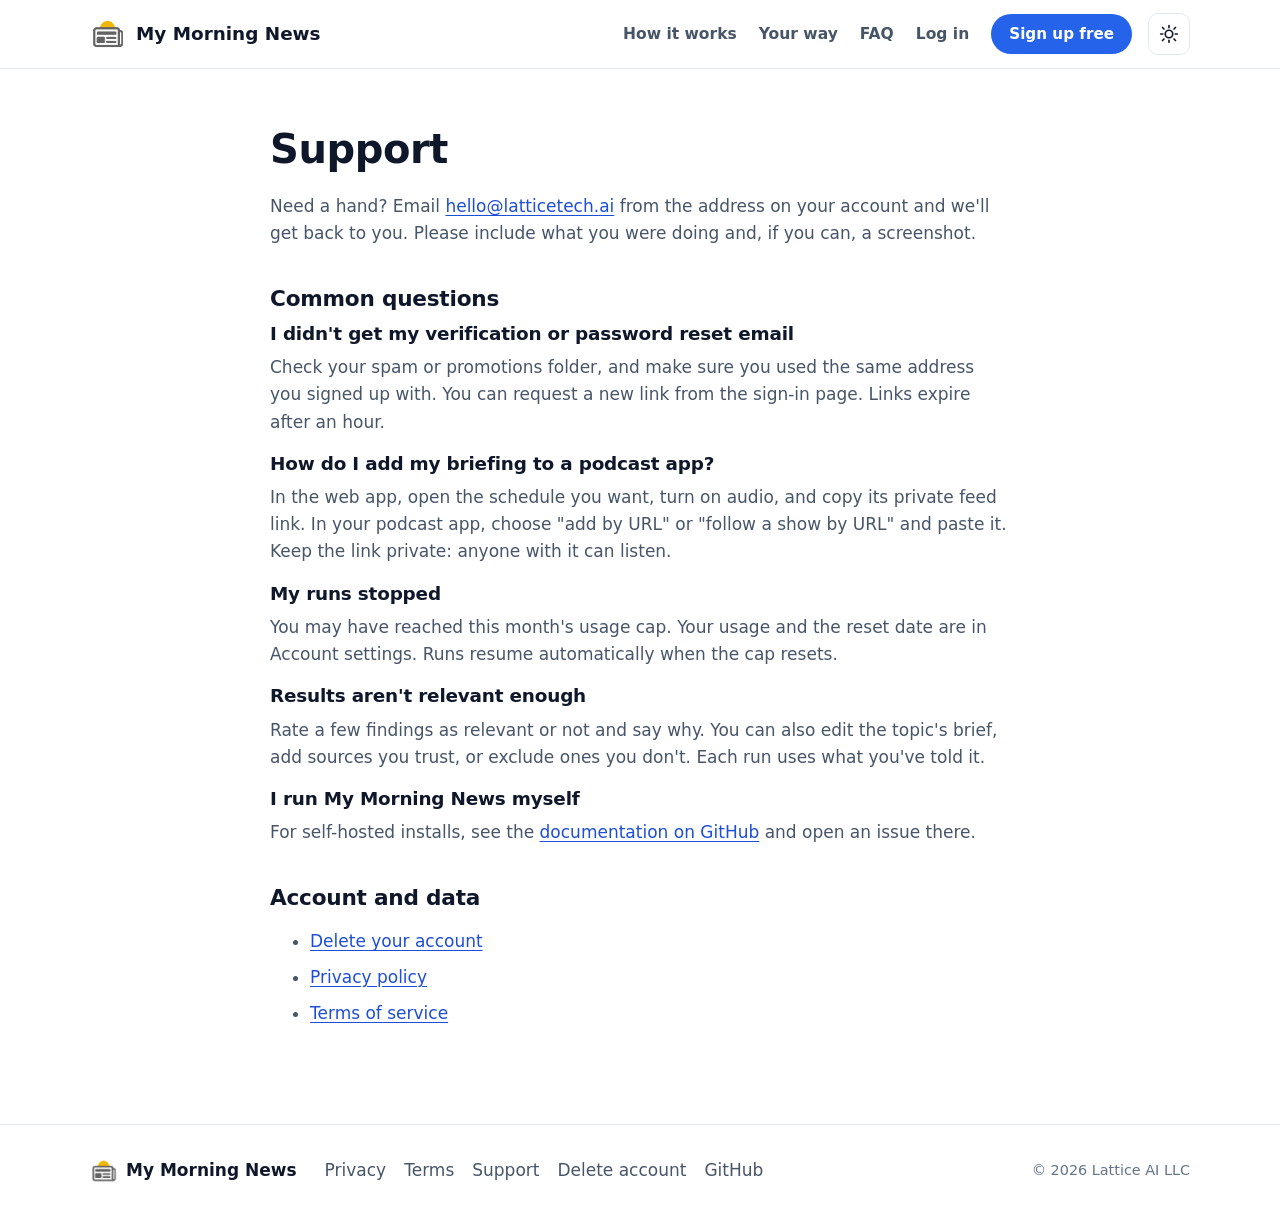
<file: support.html>
<!doctype html>
<html lang="en">
<head>
  <meta charset="utf-8">
  <meta name="viewport" content="width=device-width, initial-scale=1">
  <title>Support | My Morning News</title>
  <meta name="description" content="Get help with My Morning News.">
  <meta name="theme-color" content="#2563eb">
  <link rel="canonical" href="https://mymorningnews.ai/support.html">
  <link rel="icon" href="/assets/favicon.ico" sizes="any">
  <link rel="apple-touch-icon" href="/assets/apple-touch-icon.png">
  <link rel="stylesheet" href="/styles.css">
  <script>
    (function () {
      try {
        var t = localStorage.getItem('mmn-theme');
        if (t === 'light' || t === 'dark') document.documentElement.setAttribute('data-theme', t);
      } catch (e) { /* storage unavailable */ }
    })();
  </script>
</head>
<body>
  <a class="skip-link" href="#main">Skip to content</a>
  <header class="site-header">
    <div class="container header-inner">
      <a class="brand" href="/" aria-label="My Morning News home">
        <img src="/assets/glyph.png" alt="" width="36" height="36">
        <span>My Morning News</span>
      </a>
      <nav class="site-nav" id="site-nav" aria-label="Main">
        <a href="/#how">How it works</a>
        <a href="/#your-way">Your way</a>
        <a href="/#faq">FAQ</a>
        <a class="nav-login" href="https://app.mymorningnews.ai/login">Log in</a>
        <a class="btn btn-primary btn-small" href="https://app.mymorningnews.ai/signup">Sign up free</a>
      </nav>
      <div class="header-actions">
        <button class="icon-btn" id="theme-toggle" type="button" aria-label="Switch color theme">
          <svg class="icon-sun" viewBox="0 0 24 24" aria-hidden="true"><circle cx="12" cy="12" r="4.5"/><path d="M12 2v2.5M12 19.5V22M4.2 4.2l1.8 1.8M18 18l1.8 1.8M2 12h2.5M19.5 12H22M4.2 19.8 6 18M18 6l1.8-1.8"/></svg>
          <svg class="icon-moon" viewBox="0 0 24 24" aria-hidden="true"><path d="M20 14.5A8.5 8.5 0 0 1 9.5 4a8.5 8.5 0 1 0 10.5 10.5Z"/></svg>
        </button>
        <button class="icon-btn menu-toggle" id="menu-toggle" type="button" aria-label="Open menu" aria-expanded="false" aria-controls="site-nav">
          <svg viewBox="0 0 24 24" aria-hidden="true"><path d="M4 7h16M4 12h16M4 17h16"/></svg>
        </button>
      </div>
    </div>
  </header>
  <main id="main" class="doc">
    <div class="container narrow">
      <h1>Support</h1>
      <p>Need a hand? Email <a href="mailto:hello@latticetech.ai">hello@latticetech.ai</a> from the address on your account and we'll get back to you. Please include what you were doing and, if you can, a screenshot.</p>

      <h2>Common questions</h2>
      <h3>I didn't get my verification or password reset email</h3>
      <p>Check your spam or promotions folder, and make sure you used the same address you signed up with. You can request a new link from the sign-in page. Links expire after an hour.</p>

      <h3>How do I add my briefing to a podcast app?</h3>
      <p>In the web app, open the schedule you want, turn on audio, and copy its private feed link. In your podcast app, choose "add by URL" or "follow a show by URL" and paste it. Keep the link private: anyone with it can listen.</p>

      <h3>My runs stopped</h3>
      <p>You may have reached this month's usage cap. Your usage and the reset date are in Account settings. Runs resume automatically when the cap resets.</p>

      <h3>Results aren't relevant enough</h3>
      <p>Rate a few findings as relevant or not and say why. You can also edit the topic's brief, add sources you trust, or exclude ones you don't. Each run uses what you've told it.</p>

      <h3>I run My Morning News myself</h3>
      <p>For self-hosted installs, see the <a href="https://github.com/jchristn/MyMorningNews">documentation on GitHub</a> and open an issue there.</p>

      <h2>Account and data</h2>
      <ul>
        <li><a href="/delete-account.html">Delete your account</a></li>
        <li><a href="/privacy.html">Privacy policy</a></li>
        <li><a href="/terms.html">Terms of service</a></li>
      </ul>
    </div>
  </main>
  <footer class="site-footer">
    <div class="container footer-inner">
      <div class="footer-brand">
        <img src="/assets/glyph.png" alt="" width="28" height="28">
        <span>My Morning News</span>
      </div>
      <nav class="footer-links" aria-label="Footer">
        <a href="/privacy.html">Privacy</a>
        <a href="/terms.html">Terms</a>
        <a href="/support.html">Support</a>
        <a href="/delete-account.html">Delete account</a>
        <a href="https://github.com/jchristn/MyMorningNews">GitHub</a>
      </nav>
      <p class="copyright">&copy; 2026 Lattice AI LLC</p>
    </div>
  </footer>
  <script src="/script.js"></script>
</body>
</html>
</file>
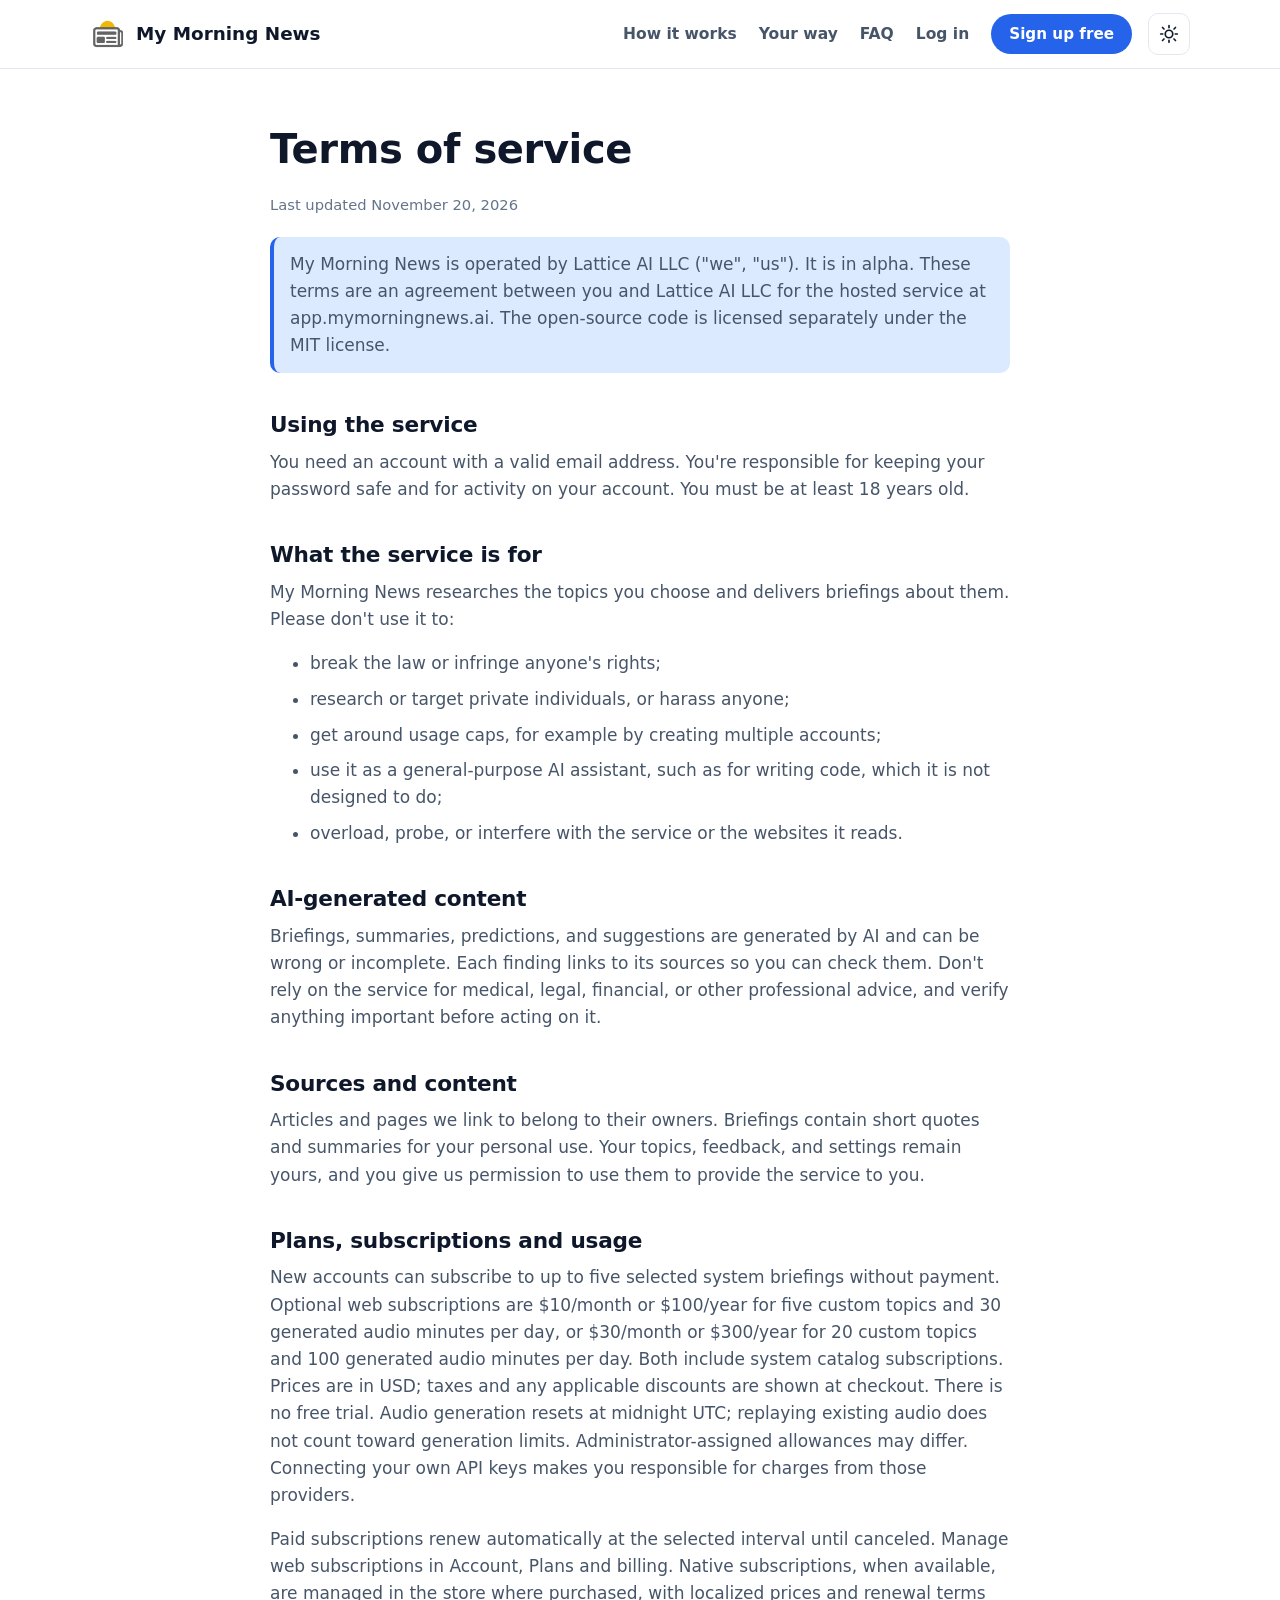
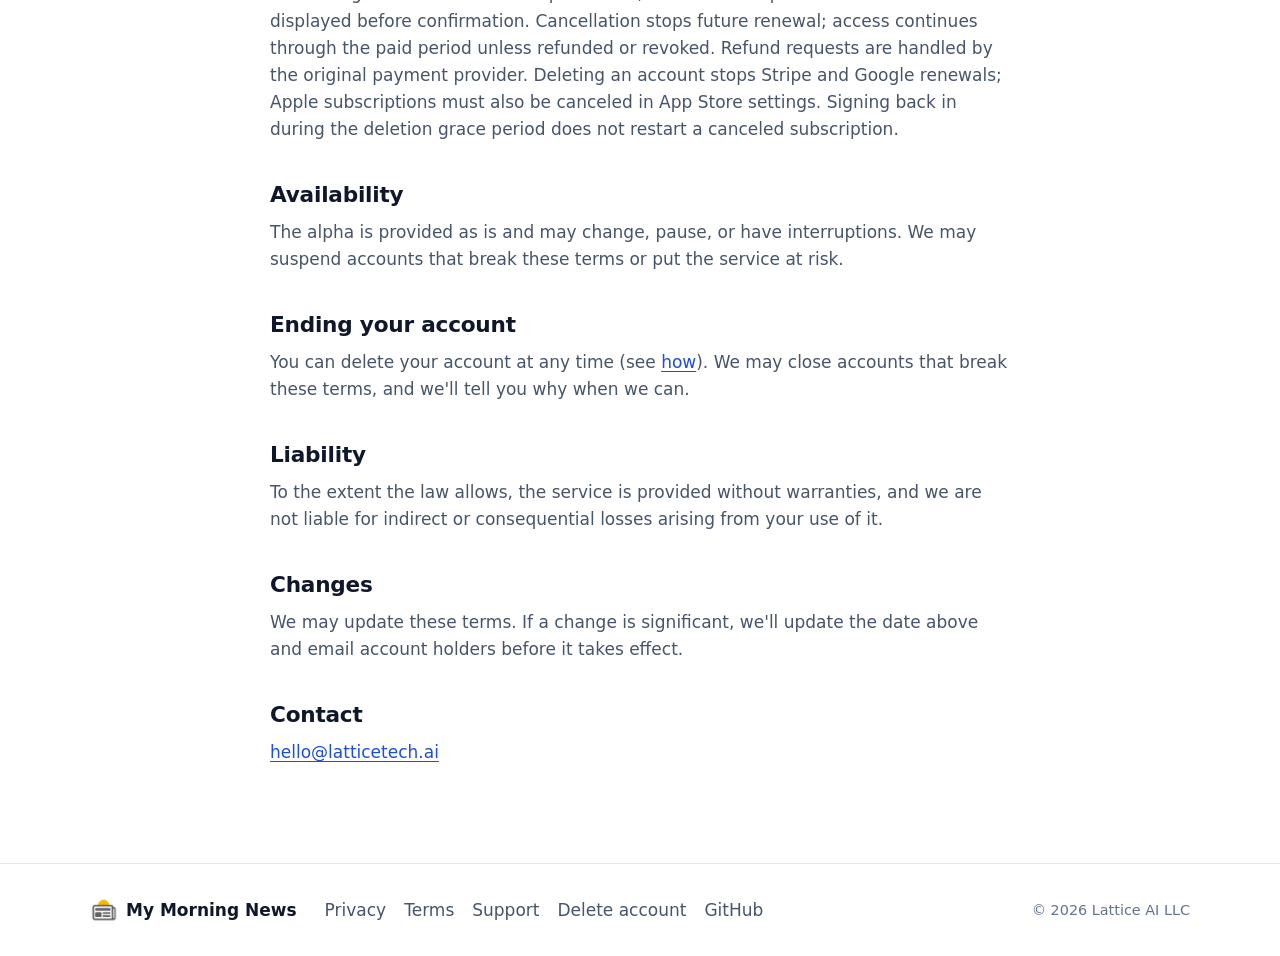
<file: terms.html>
<!doctype html>
<html lang="en">
<head>
  <meta charset="utf-8">
  <meta name="viewport" content="width=device-width, initial-scale=1">
  <title>Terms of service | My Morning News</title>
  <meta name="description" content="The terms for using the hosted My Morning News service.">
  <meta name="theme-color" content="#2563eb">
  <link rel="canonical" href="https://mymorningnews.ai/terms.html">
  <link rel="icon" href="/assets/favicon.ico" sizes="any">
  <link rel="apple-touch-icon" href="/assets/apple-touch-icon.png">
  <link rel="stylesheet" href="/styles.css">
  <script>
    (function () {
      try {
        var t = localStorage.getItem('mmn-theme');
        if (t === 'light' || t === 'dark') document.documentElement.setAttribute('data-theme', t);
      } catch (e) { /* storage unavailable */ }
    })();
  </script>
</head>
<body>
  <a class="skip-link" href="#main">Skip to content</a>
  <header class="site-header">
    <div class="container header-inner">
      <a class="brand" href="/" aria-label="My Morning News home">
        <img src="/assets/glyph.png" alt="" width="36" height="36">
        <span>My Morning News</span>
      </a>
      <nav class="site-nav" id="site-nav" aria-label="Main">
        <a href="/#how">How it works</a>
        <a href="/#your-way">Your way</a>
        <a href="/#faq">FAQ</a>
        <a class="nav-login" href="https://app.mymorningnews.ai/login">Log in</a>
        <a class="btn btn-primary btn-small" href="https://app.mymorningnews.ai/signup">Sign up free</a>
      </nav>
      <div class="header-actions">
        <button class="icon-btn" id="theme-toggle" type="button" aria-label="Switch color theme">
          <svg class="icon-sun" viewBox="0 0 24 24" aria-hidden="true"><circle cx="12" cy="12" r="4.5"/><path d="M12 2v2.5M12 19.5V22M4.2 4.2l1.8 1.8M18 18l1.8 1.8M2 12h2.5M19.5 12H22M4.2 19.8 6 18M18 6l1.8-1.8"/></svg>
          <svg class="icon-moon" viewBox="0 0 24 24" aria-hidden="true"><path d="M20 14.5A8.5 8.5 0 0 1 9.5 4a8.5 8.5 0 1 0 10.5 10.5Z"/></svg>
        </button>
        <button class="icon-btn menu-toggle" id="menu-toggle" type="button" aria-label="Open menu" aria-expanded="false" aria-controls="site-nav">
          <svg viewBox="0 0 24 24" aria-hidden="true"><path d="M4 7h16M4 12h16M4 17h16"/></svg>
        </button>
      </div>
    </div>
  </header>
  <main id="main" class="doc">
    <div class="container narrow">
      <h1>Terms of service</h1>
      <p class="updated">Last updated November 20, 2026</p>
      <p class="notice">My Morning News is operated by Lattice AI LLC ("we", "us"). It is in alpha. These terms are an agreement between you and Lattice AI LLC for the hosted service at app.mymorningnews.ai. The open-source code is licensed separately under the MIT license.</p>

      <h2>Using the service</h2>
      <p>You need an account with a valid email address. You're responsible for keeping your password safe and for activity on your account. You must be at least 18 years old.</p>

      <h2>What the service is for</h2>
      <p>My Morning News researches the topics you choose and delivers briefings about them. Please don't use it to:</p>
      <ul>
        <li>break the law or infringe anyone's rights;</li>
        <li>research or target private individuals, or harass anyone;</li>
        <li>get around usage caps, for example by creating multiple accounts;</li>
        <li>use it as a general-purpose AI assistant, such as for writing code, which it is not designed to do;</li>
        <li>overload, probe, or interfere with the service or the websites it reads.</li>
      </ul>

      <h2>AI-generated content</h2>
      <p>Briefings, summaries, predictions, and suggestions are generated by AI and can be wrong or incomplete. Each finding links to its sources so you can check them. Don't rely on the service for medical, legal, financial, or other professional advice, and verify anything important before acting on it.</p>

      <h2>Sources and content</h2>
      <p>Articles and pages we link to belong to their owners. Briefings contain short quotes and summaries for your personal use. Your topics, feedback, and settings remain yours, and you give us permission to use them to provide the service to you.</p>

      <h2>Plans, subscriptions and usage</h2>
      <p>New accounts can subscribe to up to five selected system briefings without payment. Optional web subscriptions are $10/month or $100/year for five custom topics and 30 generated audio minutes per day, or $30/month or $300/year for 20 custom topics and 100 generated audio minutes per day. Both include system catalog subscriptions. Prices are in USD; taxes and any applicable discounts are shown at checkout. There is no free trial. Audio generation resets at midnight UTC; replaying existing audio does not count toward generation limits. Administrator-assigned allowances may differ. Connecting your own API keys makes you responsible for charges from those providers.</p>

      <p>Paid subscriptions renew automatically at the selected interval until canceled. Manage web subscriptions in Account, Plans and billing. Native subscriptions, when available, are managed in the store where purchased, with localized prices and renewal terms displayed before confirmation. Cancellation stops future renewal; access continues through the paid period unless refunded or revoked. Refund requests are handled by the original payment provider. Deleting an account stops Stripe and Google renewals; Apple subscriptions must also be canceled in App Store settings. Signing back in during the deletion grace period does not restart a canceled subscription.</p>

      <h2>Availability</h2>
      <p>The alpha is provided as is and may change, pause, or have interruptions. We may suspend accounts that break these terms or put the service at risk.</p>

      <h2>Ending your account</h2>
      <p>You can delete your account at any time (see <a href="/delete-account.html">how</a>). We may close accounts that break these terms, and we'll tell you why when we can.</p>

      <h2>Liability</h2>
      <p>To the extent the law allows, the service is provided without warranties, and we are not liable for indirect or consequential losses arising from your use of it.</p>

      <h2>Changes</h2>
      <p>We may update these terms. If a change is significant, we'll update the date above and email account holders before it takes effect.</p>

      <h2>Contact</h2>
      <p><a href="mailto:hello@latticetech.ai">hello@latticetech.ai</a></p>
    </div>
  </main>
  <footer class="site-footer">
    <div class="container footer-inner">
      <div class="footer-brand">
        <img src="/assets/glyph.png" alt="" width="28" height="28">
        <span>My Morning News</span>
      </div>
      <nav class="footer-links" aria-label="Footer">
        <a href="/privacy.html">Privacy</a>
        <a href="/terms.html">Terms</a>
        <a href="/support.html">Support</a>
        <a href="/delete-account.html">Delete account</a>
        <a href="https://github.com/jchristn/MyMorningNews">GitHub</a>
      </nav>
      <p class="copyright">&copy; 2026 Lattice AI LLC</p>
    </div>
  </footer>
  <script src="/script.js"></script>
</body>
</html>
</file>
<file: styles.css>
/* My Morning News website. Light and dark themes via CSS variables; dark follows the system unless chosen. */

:root {
  --brand: #2563eb;
  --brand-strong: #1d4ed8;
  --brand-soft: #dbeafe;
  --on-brand: #ffffff;
  --ink: #0f172a;
  --ink-soft: #475569;
  --ink-faint: #64748b;
  --gray: #646464;
  --bg: #ffffff;
  --bg-alt: #f8fafc;
  --surface: #ffffff;
  --border: #e2e8f0;
  --shadow: 0 1px 2px rgba(15, 23, 42, 0.04), 0 12px 32px rgba(15, 23, 42, 0.08);
  --code-bg: #0f172a;
  --code-ink: #f3f4f6;
  --focus: #1d4ed8;
  --radius: 14px;
  --font: ui-rounded, "SF Pro Rounded", "Nunito", "Segoe UI", system-ui, -apple-system, Roboto, "Helvetica Neue", Arial, sans-serif;
  --mono: ui-monospace, SFMono-Regular, Menlo, Consolas, "Liberation Mono", monospace;
  color-scheme: light;
}

@media (prefers-color-scheme: dark) {
  :root:not([data-theme="light"]) {
    --brand: #60a5fa;
    --brand-strong: #93c5fd;
    --brand-soft: #172a4d;
    --on-brand: #0b1224;
    --ink: #e2e8f0;
    --ink-soft: #cbd5e1;
    --ink-faint: #94a3b8;
    --gray: #a8a8a8;
    --bg: #0f172a;
    --bg-alt: #111c33;
    --surface: #16223c;
    --border: #26344f;
    --shadow: 0 1px 2px rgba(2, 6, 23, 0.3), 0 12px 32px rgba(2, 6, 23, 0.35);
    --code-bg: #0b1224;
    --focus: #93c5fd;
    color-scheme: dark;
  }
}

:root[data-theme="dark"] {
  --brand: #60a5fa;
  --brand-strong: #93c5fd;
  --brand-soft: #172a4d;
  --on-brand: #0b1224;
  --ink: #e2e8f0;
  --ink-soft: #cbd5e1;
  --ink-faint: #94a3b8;
  --gray: #a8a8a8;
  --bg: #0f172a;
  --bg-alt: #111c33;
  --surface: #16223c;
  --border: #26344f;
  --shadow: 0 1px 2px rgba(2, 6, 23, 0.3), 0 12px 32px rgba(2, 6, 23, 0.35);
  --code-bg: #0b1224;
  --focus: #93c5fd;
  color-scheme: dark;
}

*, *::before, *::after { box-sizing: border-box; }

html { scroll-behavior: smooth; -webkit-text-size-adjust: 100%; }

body {
  margin: 0;
  font-family: var(--font);
  font-size: 17px;
  line-height: 1.6;
  color: var(--ink);
  background: var(--bg);
  overflow-x: hidden;
}

img { max-width: 100%; height: auto; }

a { color: var(--brand-strong); text-underline-offset: 3px; }
a:hover { color: var(--brand); }

:focus-visible { outline: 3px solid var(--focus); outline-offset: 2px; border-radius: 6px; }

h1, h2, h3 { line-height: 1.2; margin: 0 0 0.5em; letter-spacing: -0.01em; }
h1 { font-size: clamp(2rem, 4.2vw, 3.2rem); font-weight: 800; }
h2 { font-size: clamp(1.6rem, 3vw, 2.2rem); font-weight: 800; }
h3 { font-size: 1.15rem; font-weight: 700; }
p { margin: 0 0 1em; }

.container { width: 100%; max-width: 1140px; margin: 0 auto; padding: 0 20px; }
.narrow { max-width: 780px; }
.center { text-align: center; }

.skip-link {
  position: absolute; top: 8px; left: 8px; z-index: 100;
  padding: 8px 14px; background: var(--surface); color: var(--ink);
  border-radius: 8px; transform: translateY(-200%);
}
.skip-link:focus { transform: none; }

/* Buttons */
.btn {
  display: inline-flex; align-items: center; justify-content: center;
  min-height: 46px; padding: 10px 22px; border-radius: 999px;
  font-weight: 700; font-size: 1rem; text-decoration: none;
  border: 2px solid transparent; transition: background 0.15s, color 0.15s, border-color 0.15s, transform 0.15s;
}
.btn-primary { background: var(--brand); color: var(--on-brand); }
.btn-primary:hover { background: var(--brand-strong); color: var(--on-brand); }
.btn-ghost { border-color: var(--border); color: var(--ink); background: transparent; }
.btn-ghost:hover { border-color: var(--brand); color: var(--ink); }
.btn-small { min-height: 38px; padding: 6px 16px; font-size: 0.95rem; }

/* Header */
.site-header {
  position: sticky; top: 0; z-index: 50;
  background: color-mix(in srgb, var(--bg) 88%, transparent);
  backdrop-filter: saturate(160%) blur(10px);
  -webkit-backdrop-filter: saturate(160%) blur(10px);
  border-bottom: 1px solid var(--border);
}
.header-inner { display: flex; align-items: center; gap: 16px; min-height: 68px; }
.brand { display: inline-flex; align-items: center; gap: 10px; text-decoration: none; color: var(--ink); font-weight: 800; font-size: 1.15rem; margin-right: auto; }
.brand:hover { color: var(--ink); }
.site-nav { display: flex; align-items: center; gap: 22px; }
.site-nav a:not(.btn) { color: var(--ink-soft); text-decoration: none; font-weight: 600; font-size: 0.97rem; }
.site-nav a:not(.btn):hover { color: var(--ink); }
.header-actions { display: flex; align-items: center; gap: 6px; }
.icon-btn {
  width: 42px; height: 42px; display: inline-grid; place-items: center;
  border-radius: 10px; border: 1px solid var(--border); background: var(--surface); color: var(--ink); cursor: pointer;
}
.icon-btn svg { width: 20px; height: 20px; fill: none; stroke: currentColor; stroke-width: 2; stroke-linecap: round; stroke-linejoin: round; }
.icon-moon { display: none; }
:root[data-theme="dark"] .icon-sun { display: none; }
:root[data-theme="dark"] .icon-moon { display: block; }
@media (prefers-color-scheme: dark) {
  :root:not([data-theme="light"]) .icon-sun { display: none; }
  :root:not([data-theme="light"]) .icon-moon { display: block; }
}
.menu-toggle { display: none; }

/* Hero */
.hero { padding: 72px 0 56px; background: radial-gradient(900px 420px at 85% -10%, var(--brand-soft), transparent 70%); }
.hero-inner { display: grid; grid-template-columns: 1.1fr 0.9fr; gap: 56px; align-items: center; }
.eyebrow { color: var(--brand-strong); font-weight: 800; text-transform: uppercase; letter-spacing: 0.08em; font-size: 0.85rem; margin-bottom: 14px; }
.lede { font-size: 1.15rem; color: var(--ink-soft); max-width: 40em; }
.cta-row { display: flex; flex-wrap: wrap; gap: 12px; margin: 26px 0 12px; }
.cta-row.center { justify-content: center; }
.fine-print { color: var(--ink-faint); font-size: 0.92rem; }

.briefing-card {
  margin: 0; padding: 22px; background: var(--surface); border: 1px solid var(--border);
  border-radius: 20px; box-shadow: var(--shadow);
}
.card-top { display: flex; justify-content: space-between; align-items: center; font-size: 0.85rem; color: var(--ink-faint); font-weight: 700; }
.card-edition { color: var(--brand-strong); text-transform: uppercase; letter-spacing: 0.06em; }
.card-topic { margin: 10px 0 14px; font-weight: 800; font-size: 1.05rem; }
.card-items { list-style: none; margin: 0; padding: 0; display: grid; gap: 12px; }
.card-items li { display: flex; gap: 12px; align-items: flex-start; padding: 12px; border-radius: 12px; background: var(--bg-alt); }
.card-items strong { display: block; font-size: 0.97rem; line-height: 1.35; }
.meta { font-size: 0.82rem; color: var(--ink-faint); }
.score {
  flex: 0 0 auto; width: 40px; height: 40px; border-radius: 10px; display: grid; place-items: center;
  font-weight: 800; font-size: 0.95rem; background: var(--brand); color: var(--on-brand);
}
.score-low { background: var(--border); color: var(--ink); }
.card-forecast { margin-top: 14px; padding: 12px 14px; border-left: 4px solid var(--brand); background: var(--brand-soft); border-radius: 8px; }
.card-forecast .label { display: block; font-size: 0.78rem; font-weight: 800; text-transform: uppercase; letter-spacing: 0.06em; color: var(--brand-strong); }
.card-forecast p { margin: 4px 0 0; font-size: 0.93rem; }
.card-forecast em { color: var(--ink-soft); font-style: normal; white-space: nowrap; }
.card-player { display: flex; align-items: center; gap: 12px; margin-top: 16px; }
.play { width: 34px; height: 34px; border-radius: 50%; background: var(--ink); position: relative; flex: 0 0 auto; }
.play::after { content: ""; position: absolute; left: 13px; top: 10px; border-left: 11px solid var(--bg); border-top: 7px solid transparent; border-bottom: 7px solid transparent; }
.bar { flex: 1; height: 6px; border-radius: 999px; background: var(--border); overflow: hidden; }
.fill { display: block; width: 38%; height: 100%; background: var(--brand); }
.len { font-size: 0.82rem; color: var(--ink-faint); font-variant-numeric: tabular-nums; }
.briefing-card figcaption { margin-top: 14px; font-size: 0.8rem; color: var(--ink-faint); text-align: center; }

/* Sections */
.section { padding: 80px 0; }
.section-alt { background: var(--bg-alt); border-top: 1px solid var(--border); border-bottom: 1px solid var(--border); }
.section-lede { font-size: 1.1rem; color: var(--ink-soft); max-width: 44em; }
.center .section-lede { margin-left: auto; margin-right: auto; }

.steps { list-style: none; padding: 0; margin: 36px 0 0; display: grid; grid-template-columns: repeat(3, 1fr); gap: 24px; }
.steps li { padding: 26px; border: 1px solid var(--border); border-radius: var(--radius); background: var(--surface); }
.steps p { color: var(--ink-soft); margin: 0; }
.step-num { display: inline-grid; place-items: center; width: 36px; height: 36px; border-radius: 50%; background: var(--brand); color: var(--on-brand); font-weight: 800; margin-bottom: 14px; }

.channels { display: grid; grid-template-columns: repeat(3, 1fr); gap: 24px; margin-top: 32px; }
.channel { padding: 28px; background: var(--surface); border: 1px solid var(--border); border-radius: var(--radius); }
.channel p { color: var(--ink-soft); margin: 0; }
.channel-icon { width: 52px; height: 52px; border-radius: 14px; display: grid; place-items: center; background: var(--brand-soft); color: var(--brand-strong); margin-bottom: 16px; }
.channel-icon svg { width: 28px; height: 28px; fill: none; stroke: currentColor; stroke-width: 2; stroke-linecap: round; stroke-linejoin: round; }
.badge { display: inline-block; margin-left: 6px; padding: 2px 10px; border-radius: 999px; font-size: 0.72rem; font-weight: 800; vertical-align: middle; background: var(--brand-soft); color: var(--brand-strong); }

.features { display: grid; grid-template-columns: repeat(3, 1fr); gap: 28px 32px; margin-top: 32px; }
.feature { padding-left: 18px; border-left: 3px solid var(--brand); }
.feature p { color: var(--ink-soft); margin: 0; }

.self-host { display: grid; grid-template-columns: 1fr 1fr; gap: 40px; align-items: center; }
.self-host p { color: var(--ink-soft); }
.code {
  margin: 0; padding: 22px; border-radius: var(--radius); background: var(--code-bg); color: var(--code-ink);
  font-family: var(--mono); font-size: 0.9rem; line-height: 1.7; overflow-x: auto;
}

#faq details { border-bottom: 1px solid var(--border); padding: 16px 0; }
#faq summary { cursor: pointer; font-weight: 700; font-size: 1.05rem; list-style: none; display: flex; justify-content: space-between; gap: 16px; }
#faq summary::-webkit-details-marker { display: none; }
#faq summary::after { content: "+"; color: var(--brand-strong); font-weight: 800; font-size: 1.3rem; line-height: 1; }
#faq details[open] summary::after { content: "\2212"; }
#faq details p { margin: 12px 0 0; color: var(--ink-soft); }

.cta-band { padding: 80px 0; text-align: center; background: radial-gradient(700px 300px at 50% 120%, var(--brand-soft), transparent 70%); }
.cta-inner img { margin-bottom: 10px; }
.cta-inner p { color: var(--ink-soft); font-size: 1.1rem; }

/* Footer */
.site-footer { border-top: 1px solid var(--border); padding: 32px 0; }
.footer-inner { display: flex; flex-wrap: wrap; align-items: center; gap: 16px 28px; }
.footer-brand { display: inline-flex; align-items: center; gap: 8px; font-weight: 800; }
.footer-links { display: flex; flex-wrap: wrap; gap: 18px; margin-right: auto; }
.footer-links a { color: var(--ink-soft); text-decoration: none; }
.footer-links a:hover { color: var(--ink); text-decoration: underline; }
.copyright { margin: 0; color: var(--ink-faint); font-size: 0.9rem; }

/* Document pages (privacy, terms, support, delete account, 404) */
.doc { padding: 56px 0 80px; }
.doc h1 { font-size: clamp(1.8rem, 3.6vw, 2.5rem); }
.doc h2 { font-size: 1.35rem; margin-top: 1.8em; }
.doc p, .doc li { color: var(--ink-soft); }
.doc .updated { color: var(--ink-faint); font-size: 0.92rem; }
.notice { padding: 14px 16px; border-radius: 10px; background: var(--brand-soft); border-left: 4px solid var(--brand); color: var(--ink); margin: 20px 0; }
.doc ol li, .doc ul li { margin-bottom: 0.5em; }

/* Responsive */
@media (max-width: 960px) {
  .hero-inner { grid-template-columns: 1fr; gap: 40px; }
  .steps, .channels { grid-template-columns: 1fr; }
  .features { grid-template-columns: 1fr 1fr; }
  .self-host { grid-template-columns: 1fr; }
}

@media (max-width: 860px) {
  .menu-toggle { display: inline-grid; }
  .site-nav {
    display: none; position: absolute; top: 68px; left: 0; right: 0;
    flex-direction: column; align-items: stretch; gap: 0; padding: 8px 20px 20px;
    background: var(--bg); border-bottom: 1px solid var(--border);
  }
  .site-nav.open { display: flex; }
  .site-nav a:not(.btn) { padding: 12px 0; border-bottom: 1px solid var(--border); }
  .site-nav .btn { margin-top: 14px; }
}

@media (max-width: 600px) {
  body { font-size: 16px; }
  .hero { padding: 44px 0 36px; }
  .section, .cta-band { padding: 56px 0; }
  .features { grid-template-columns: 1fr; }
  .brand span { font-size: 1rem; }
  .cta-row .btn { flex: 1 1 100%; }
  .footer-inner { flex-direction: column; align-items: flex-start; }
}

@media (prefers-reduced-motion: reduce) {
  html { scroll-behavior: auto; }
  * { transition: none !important; animation: none !important; }
}

/* Package comparison keeps billing intervals aligned on wide and narrow screens. */
.feature-grid { display: grid; grid-template-columns: repeat(2, minmax(0, 1fr)); gap: 24px; margin: 32px 0; text-align: start; }
.feature-grid .feature { padding: 24px; border: 1px solid var(--border); border-radius: 16px; }
@media (max-width: 600px) { .feature-grid { grid-template-columns: 1fr; } }
</file>
